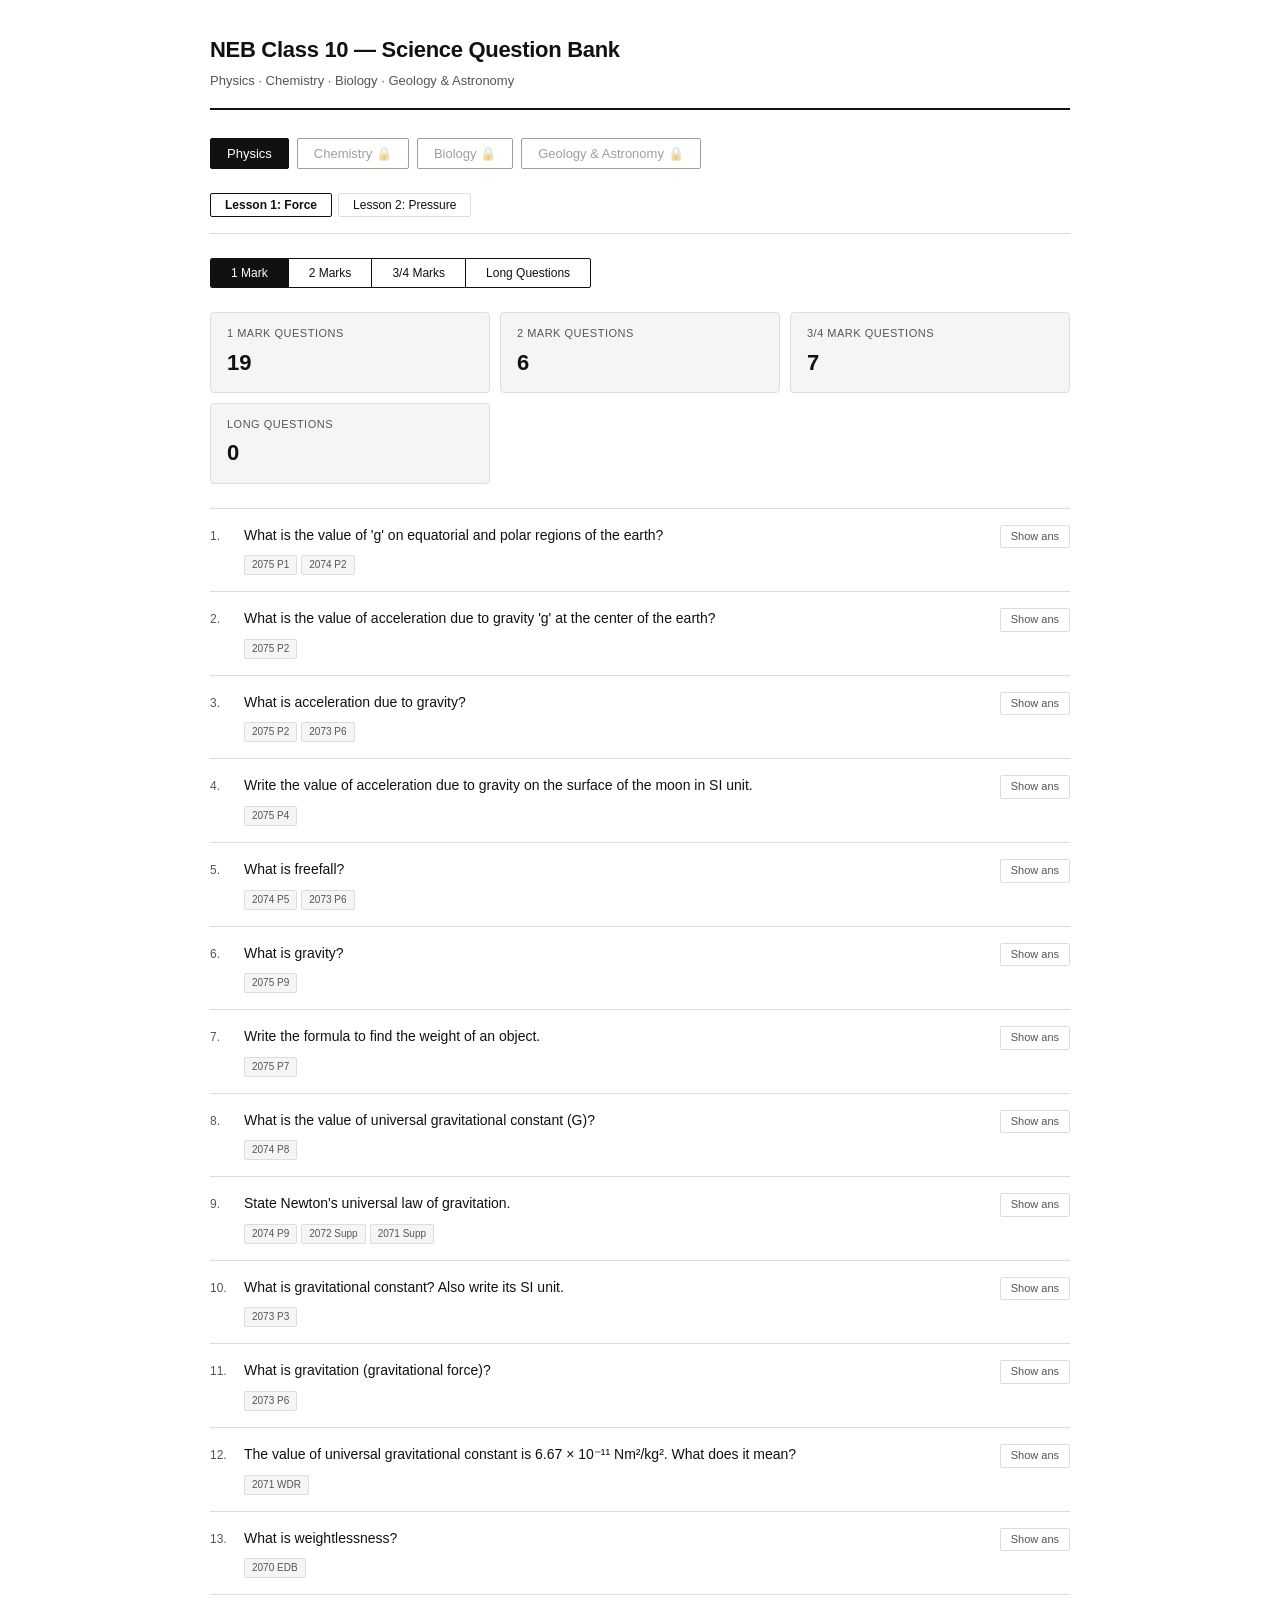
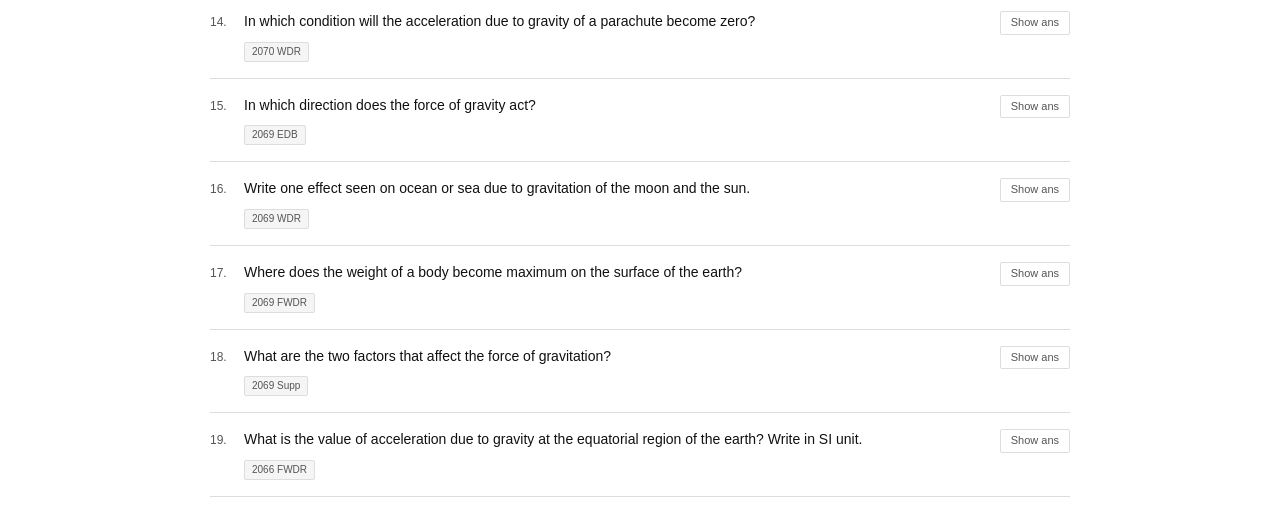
<file: index.html>
<!DOCTYPE html>
<html lang="en">
<head>
  <meta charset="UTF-8" />
  <meta name="viewport" content="width=device-width, initial-scale=1.0"/>
  <title>NEB Class 10 — Science Question Bank</title>
  <link rel="stylesheet" href="style.css" />
</head>
<body>
  <div class="container">
    <div class="header">
      <h1>NEB Class 10 — Science Question Bank</h1>
      <p>Physics · Chemistry · Biology · Geology & Astronomy</p>
    </div>
    <div class="units-nav" id="unitsNav"></div>
    <div id="lessonsNav"></div>
    <div id="marksTabsWrap"></div>
    <div id="content"></div>
  </div>
  <script src="data.js"></script>
  <script src="app.js"></script>
</body>
</html>
</file>
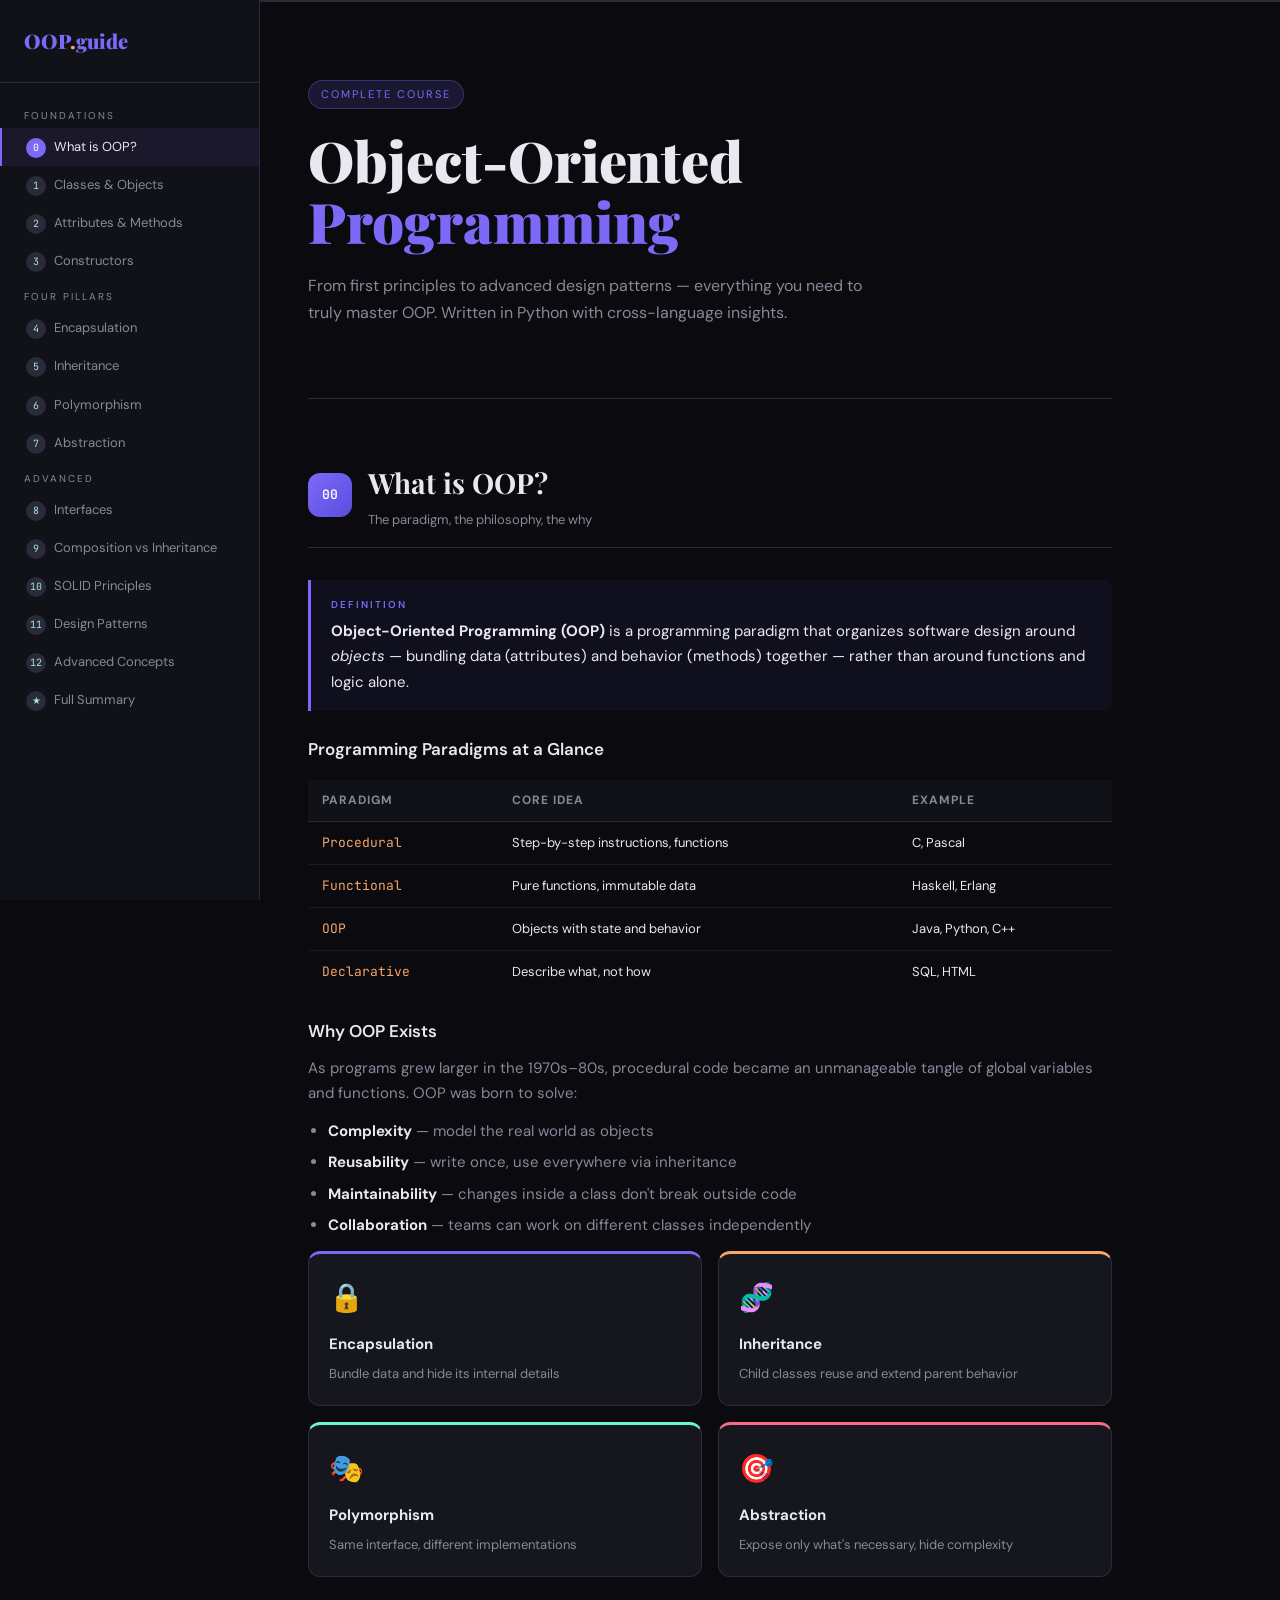
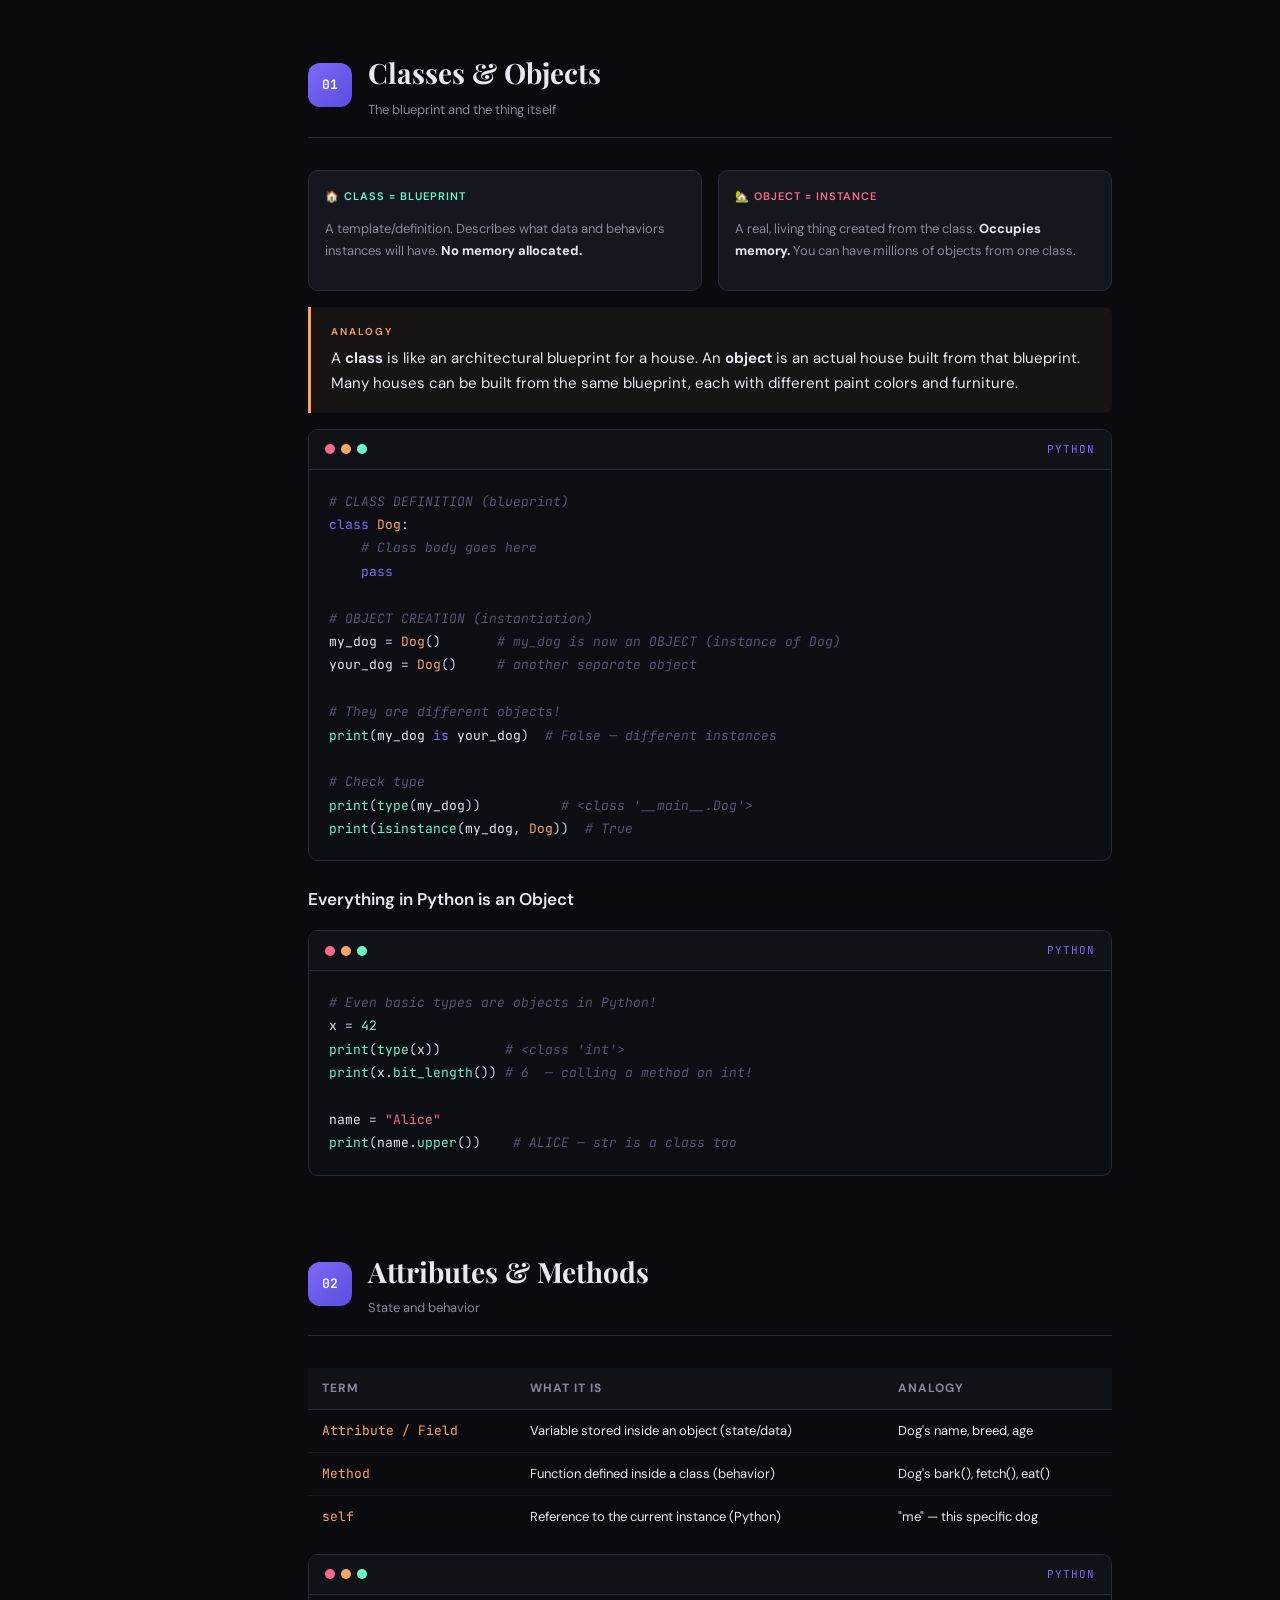
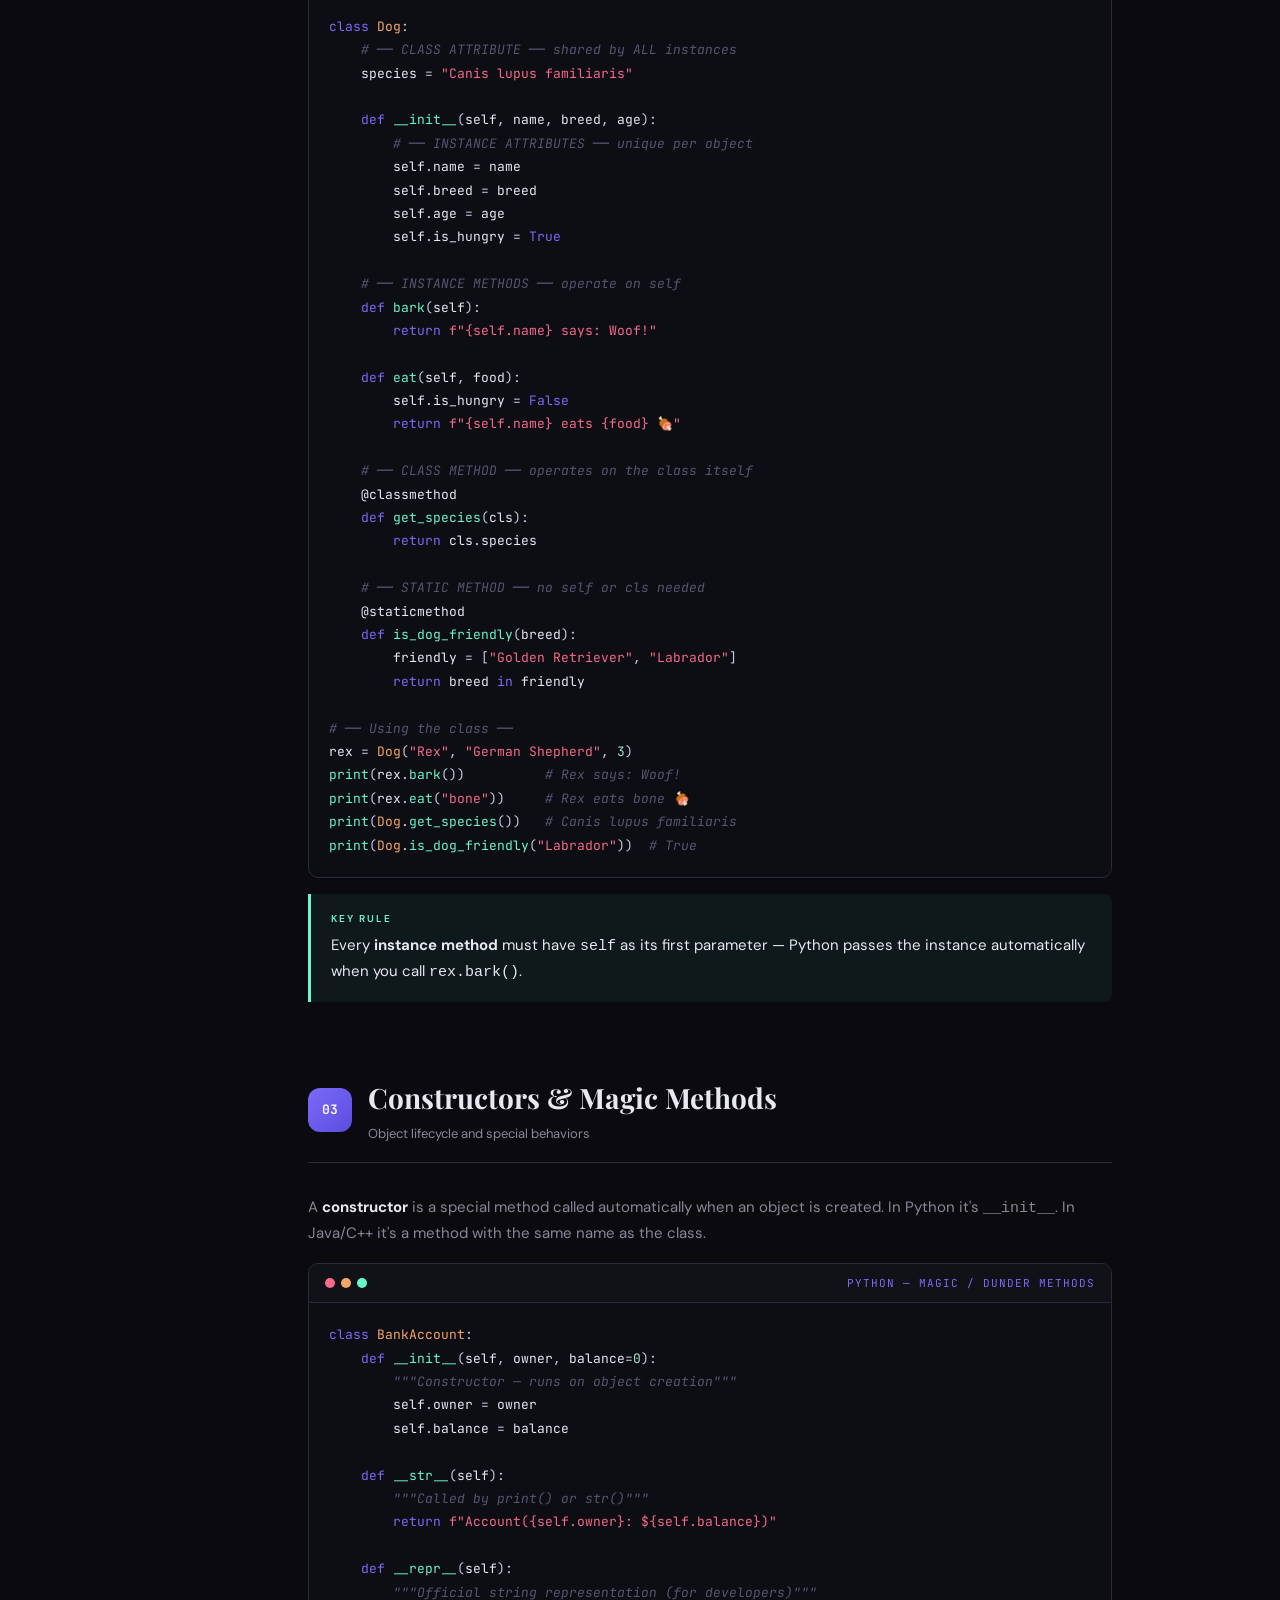
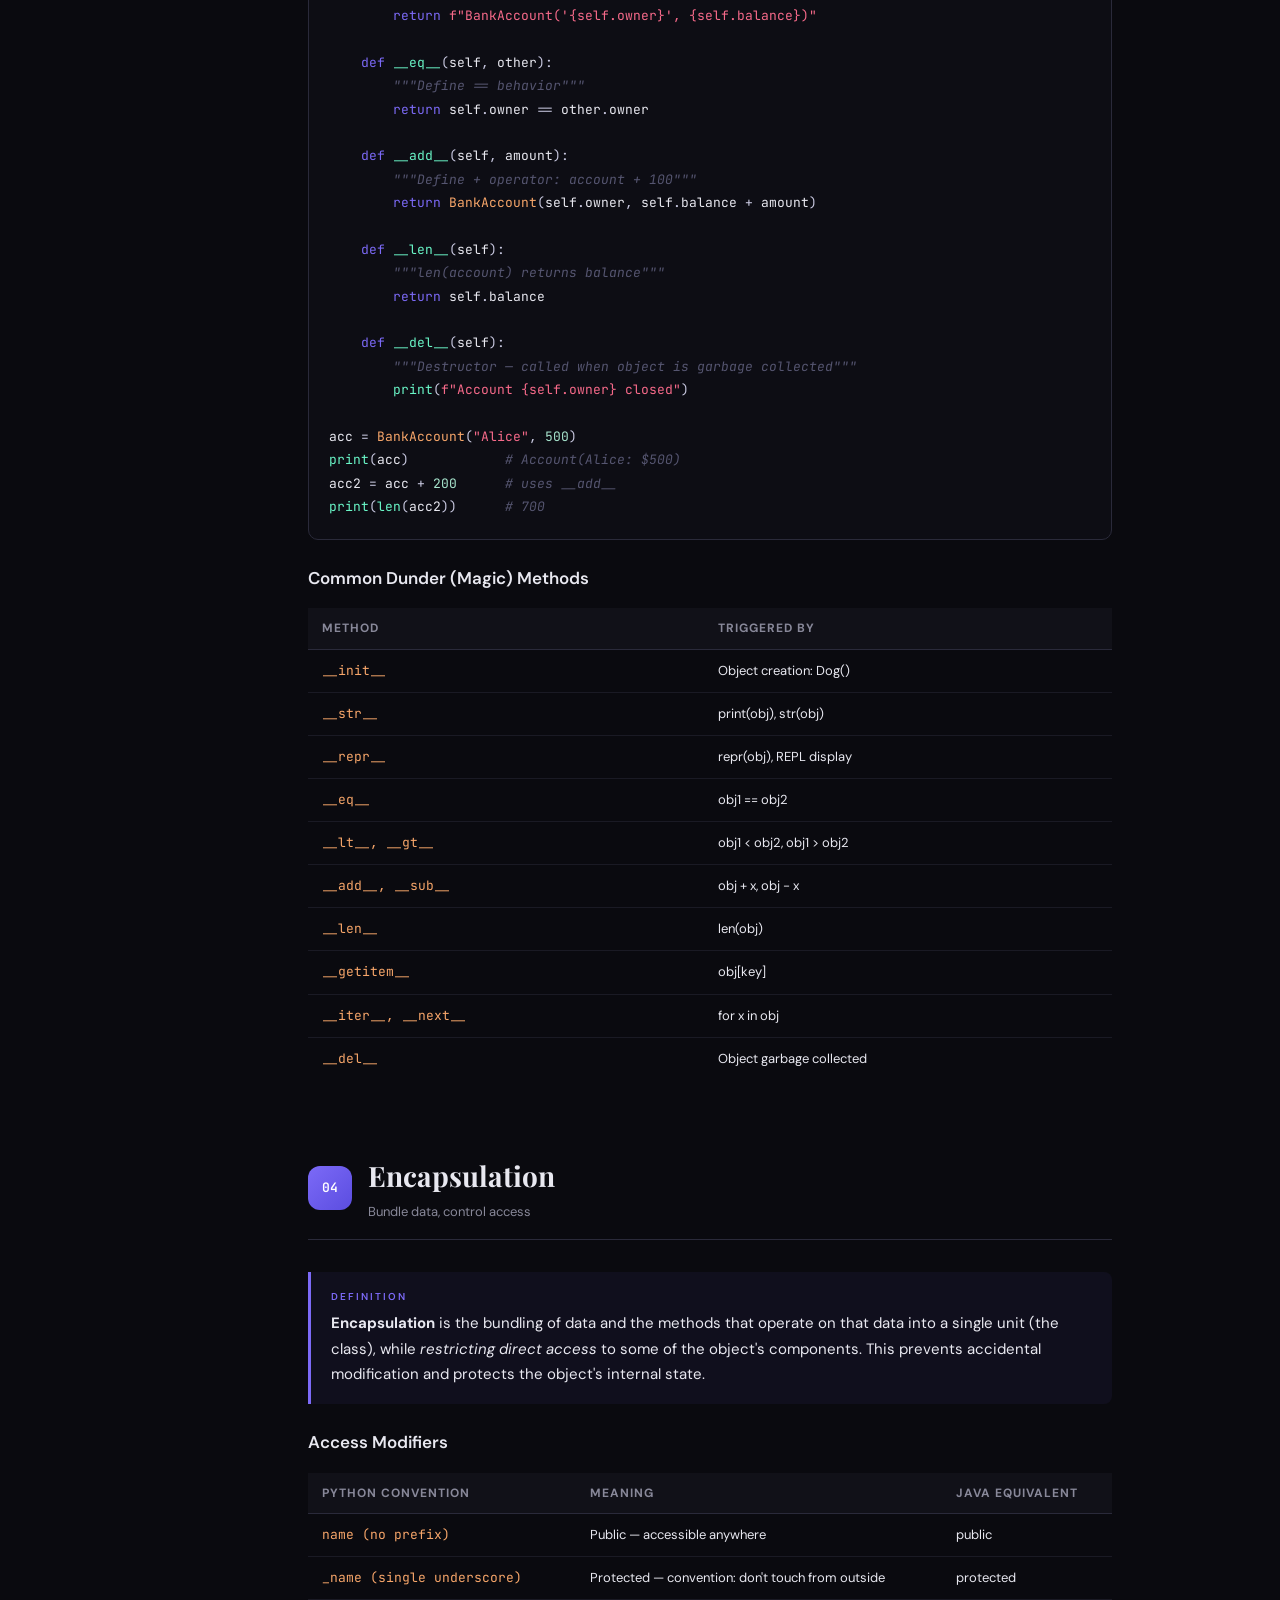
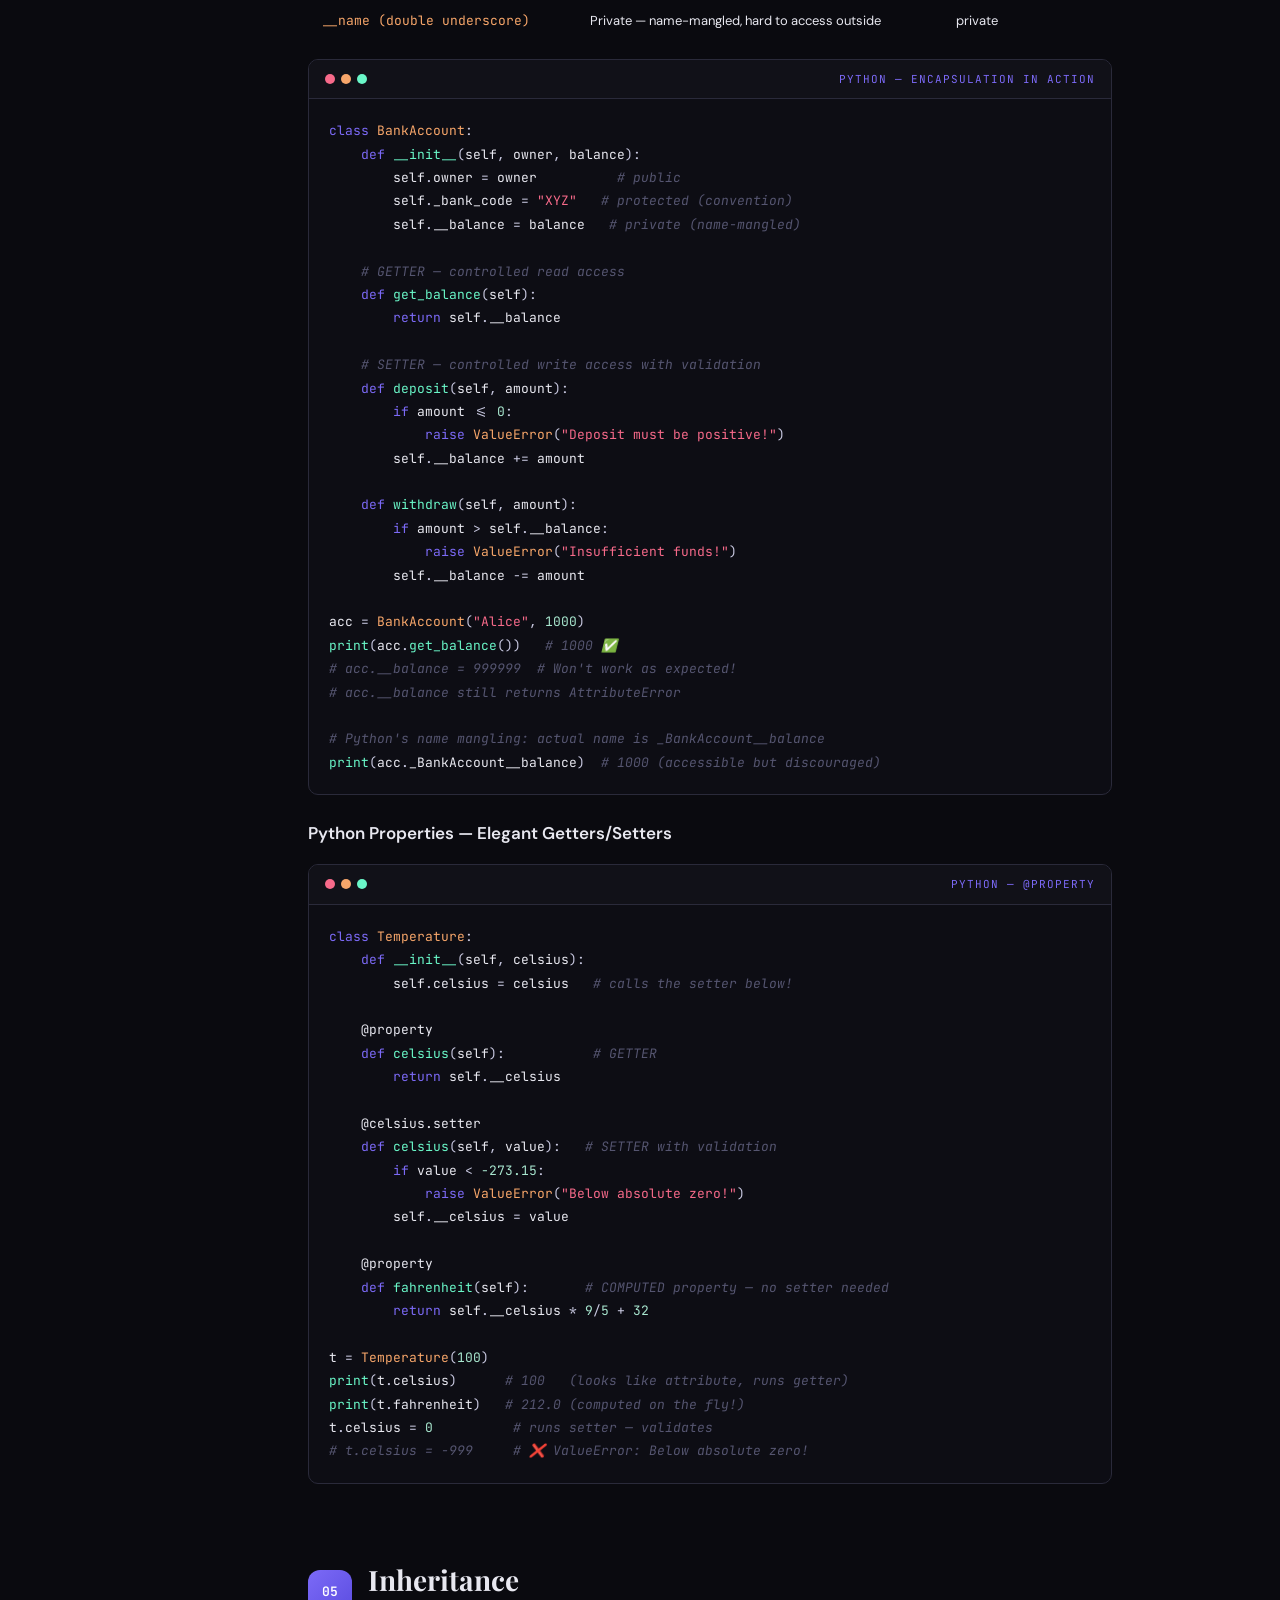
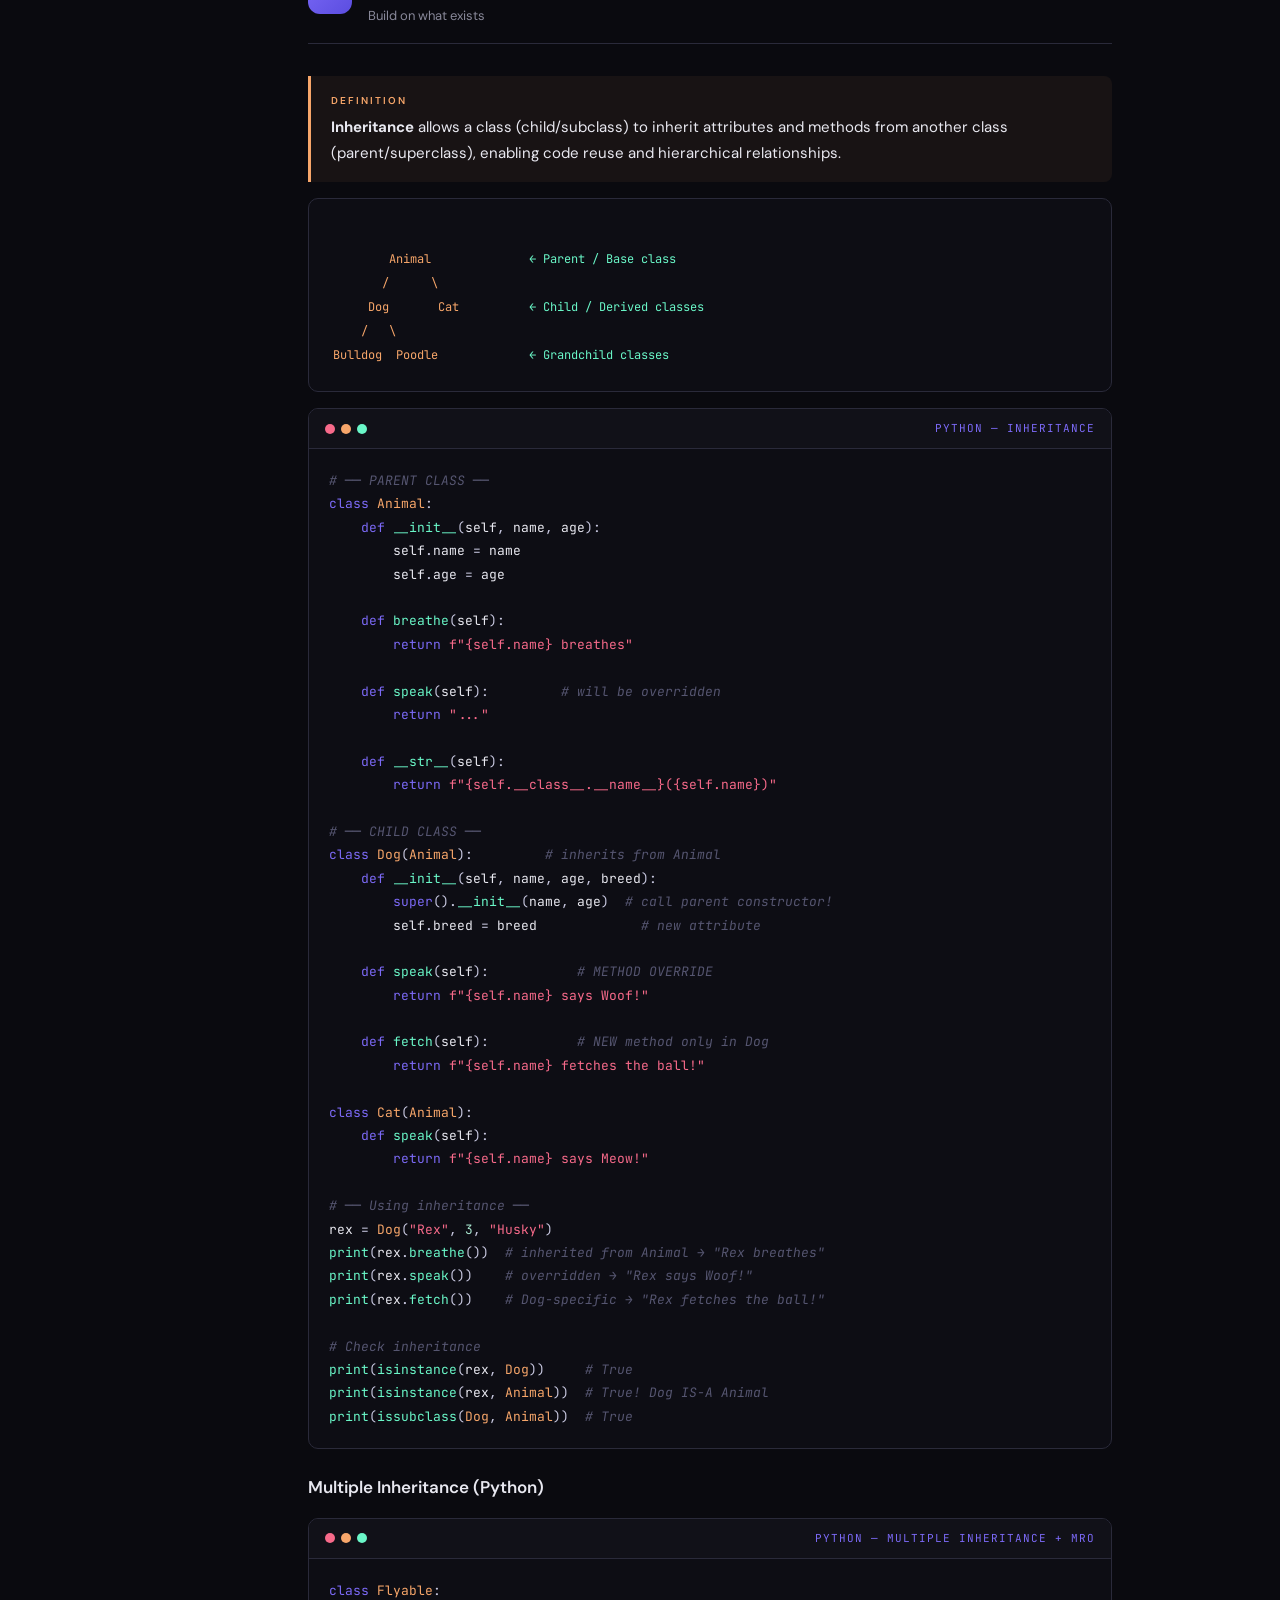
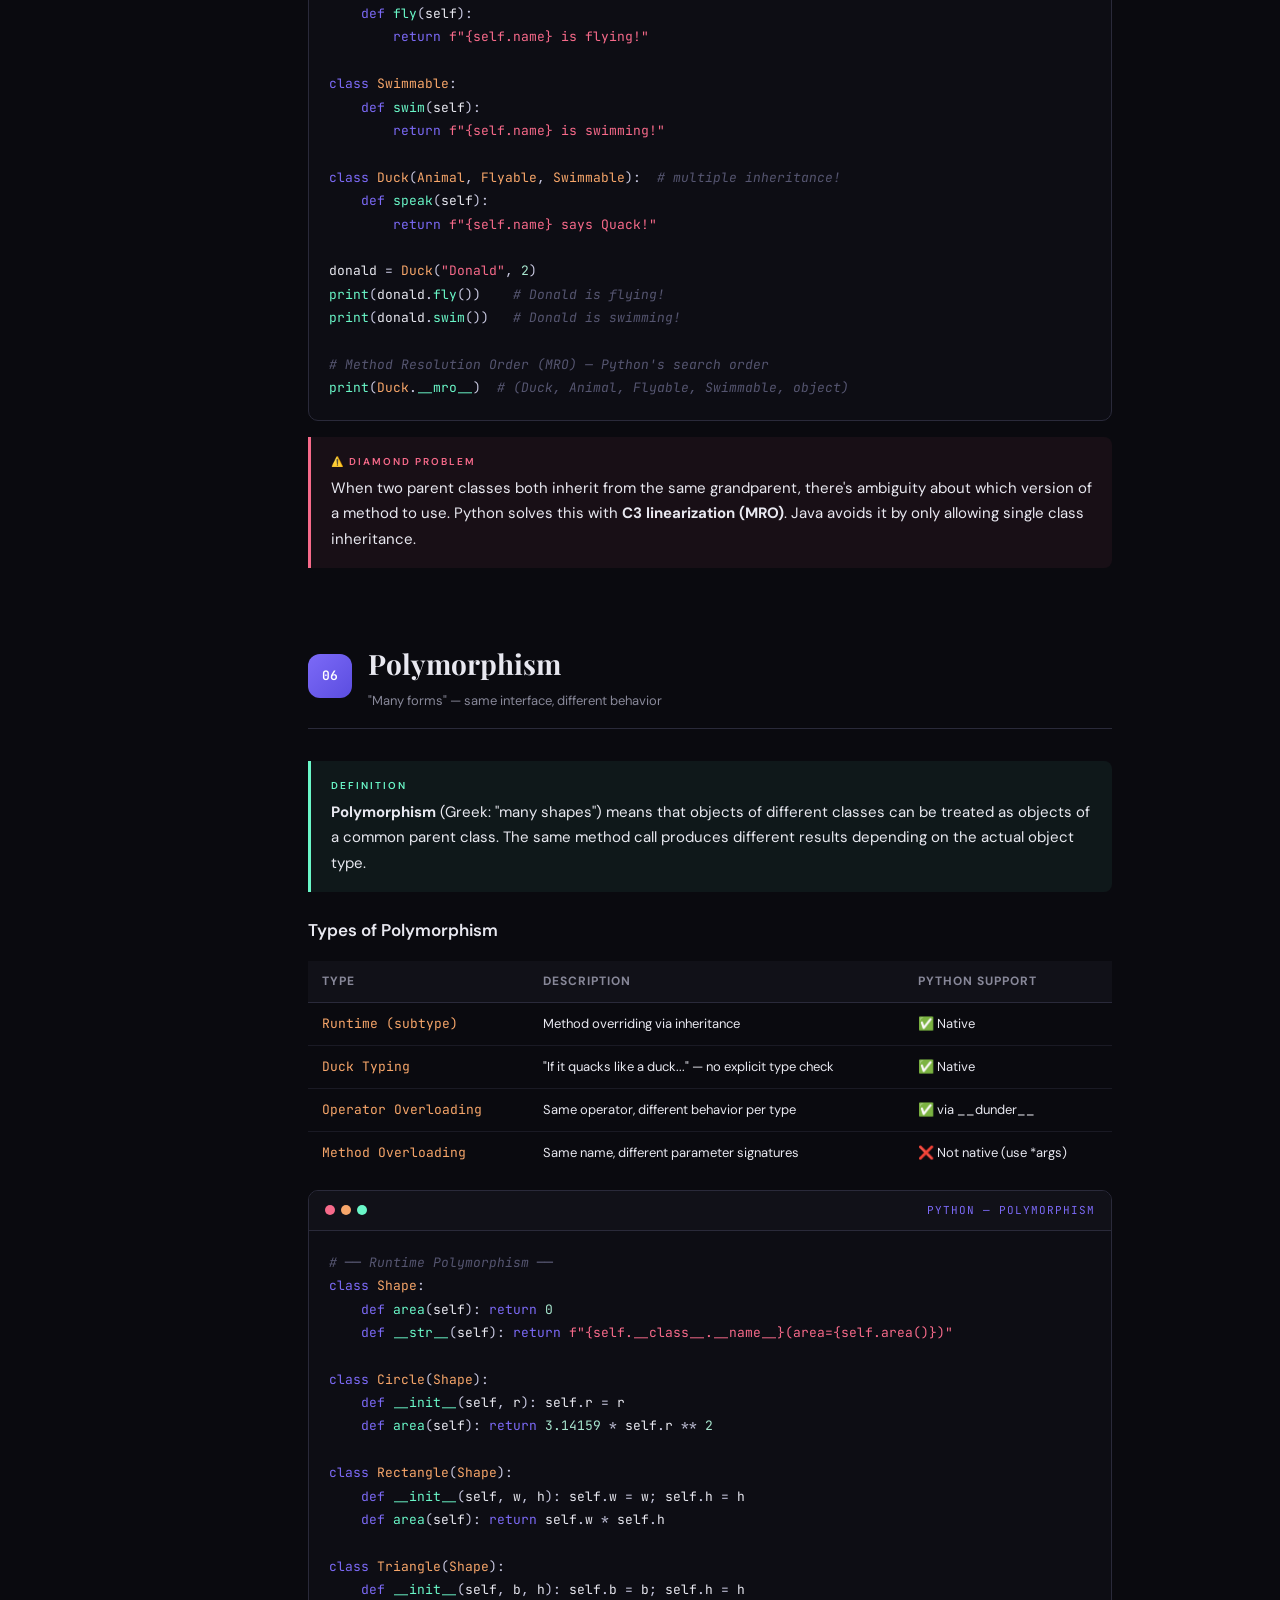
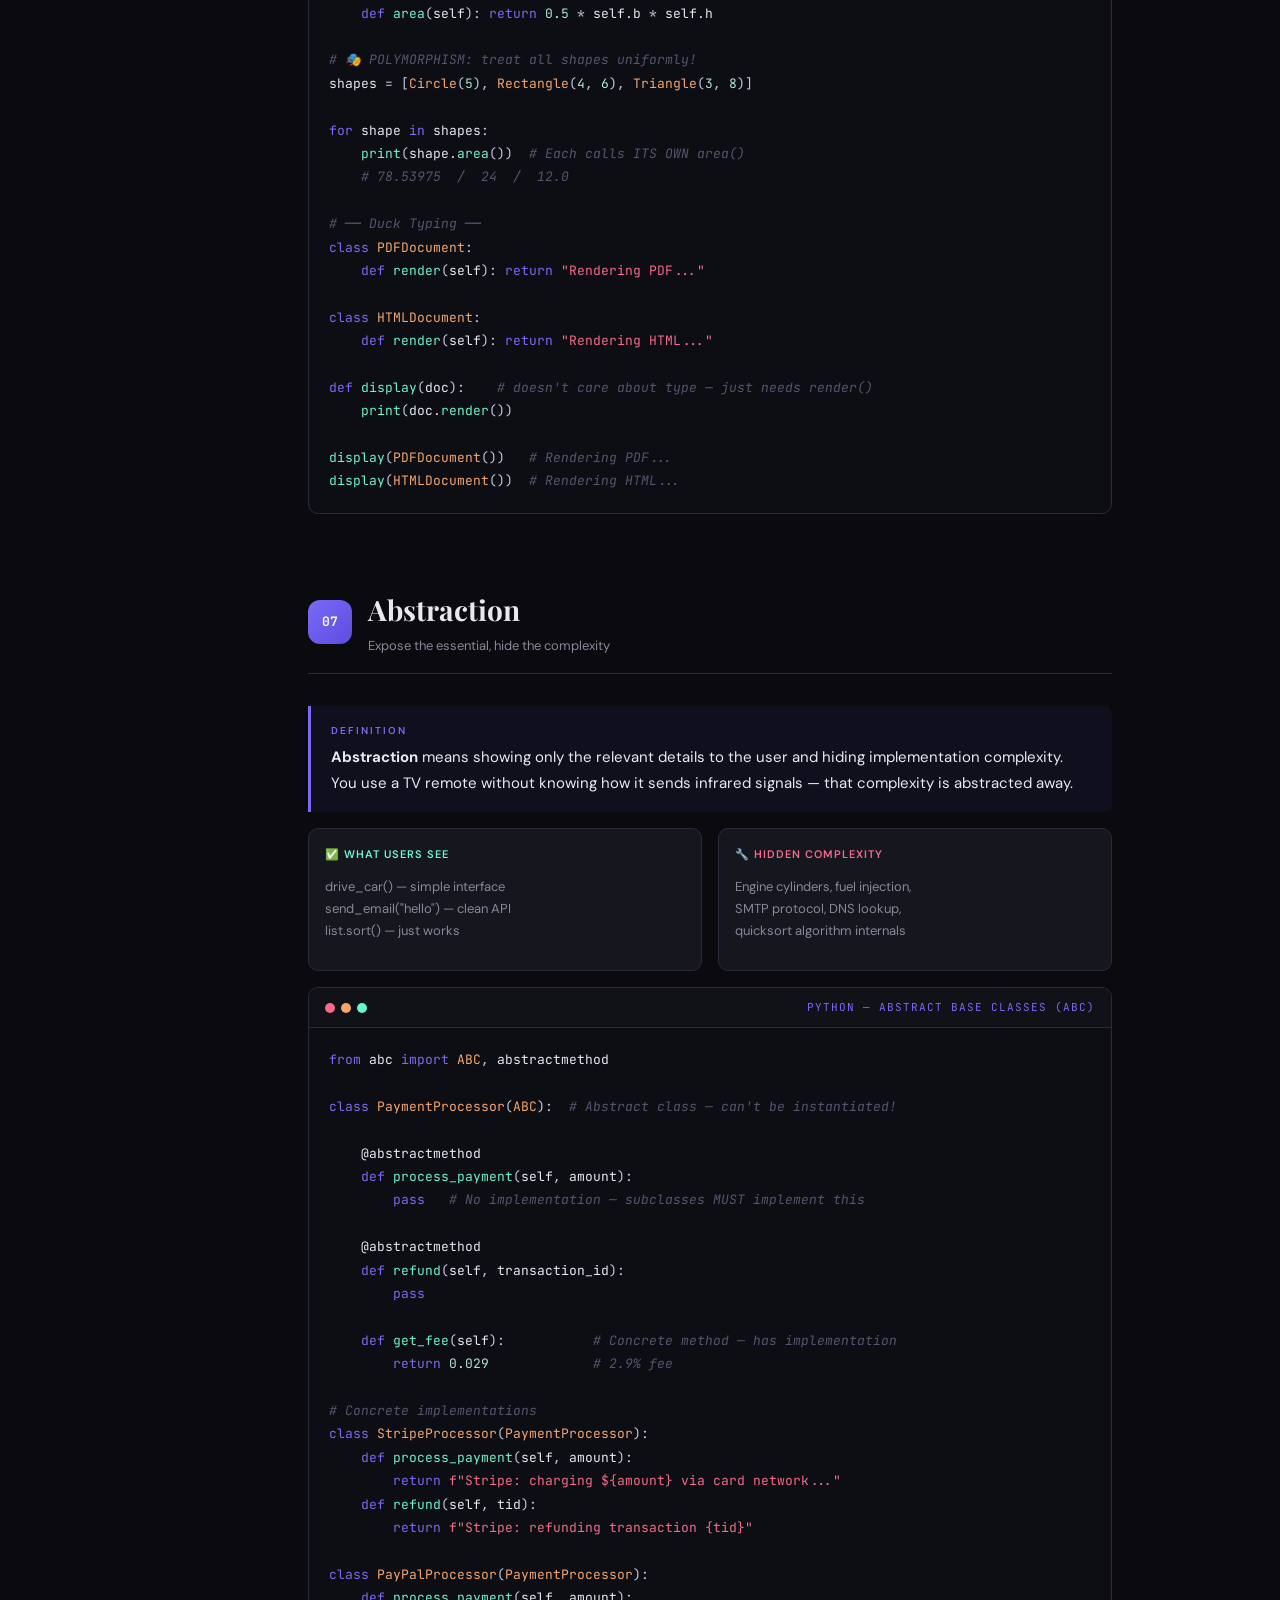
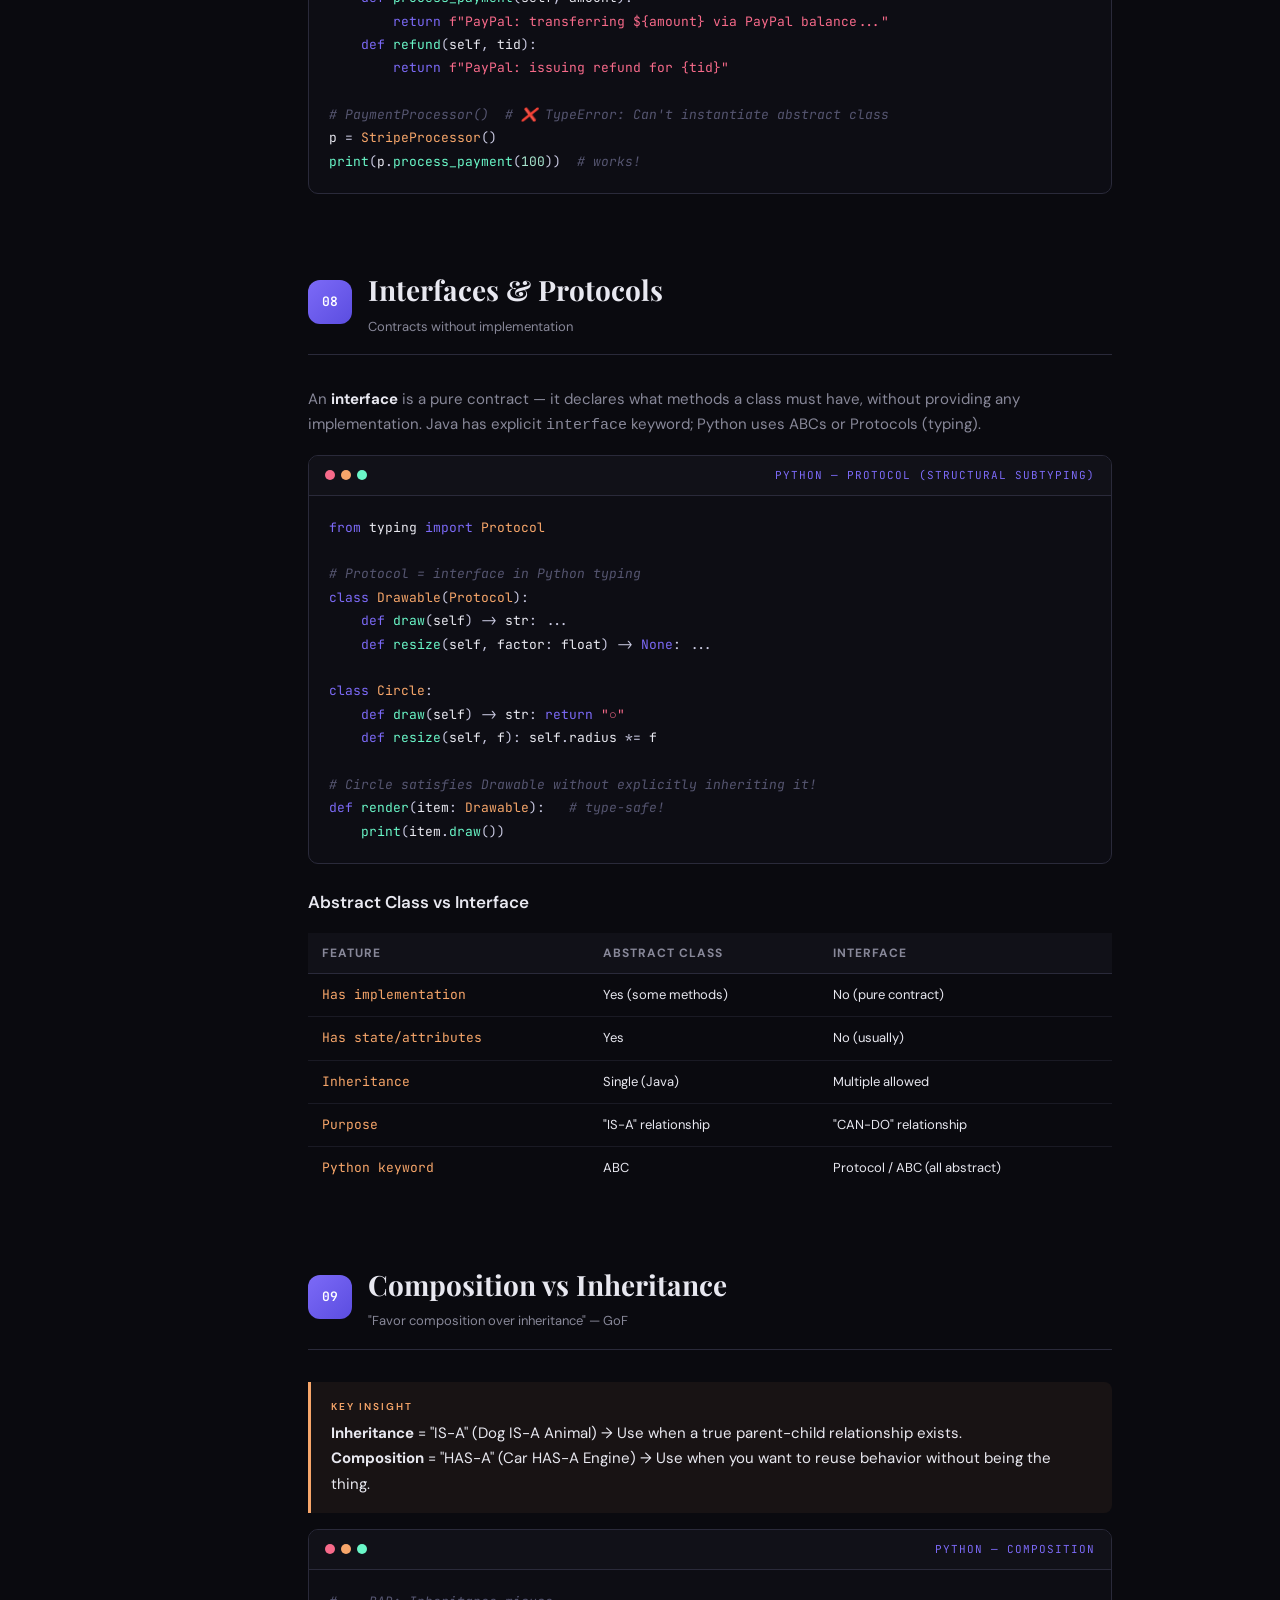
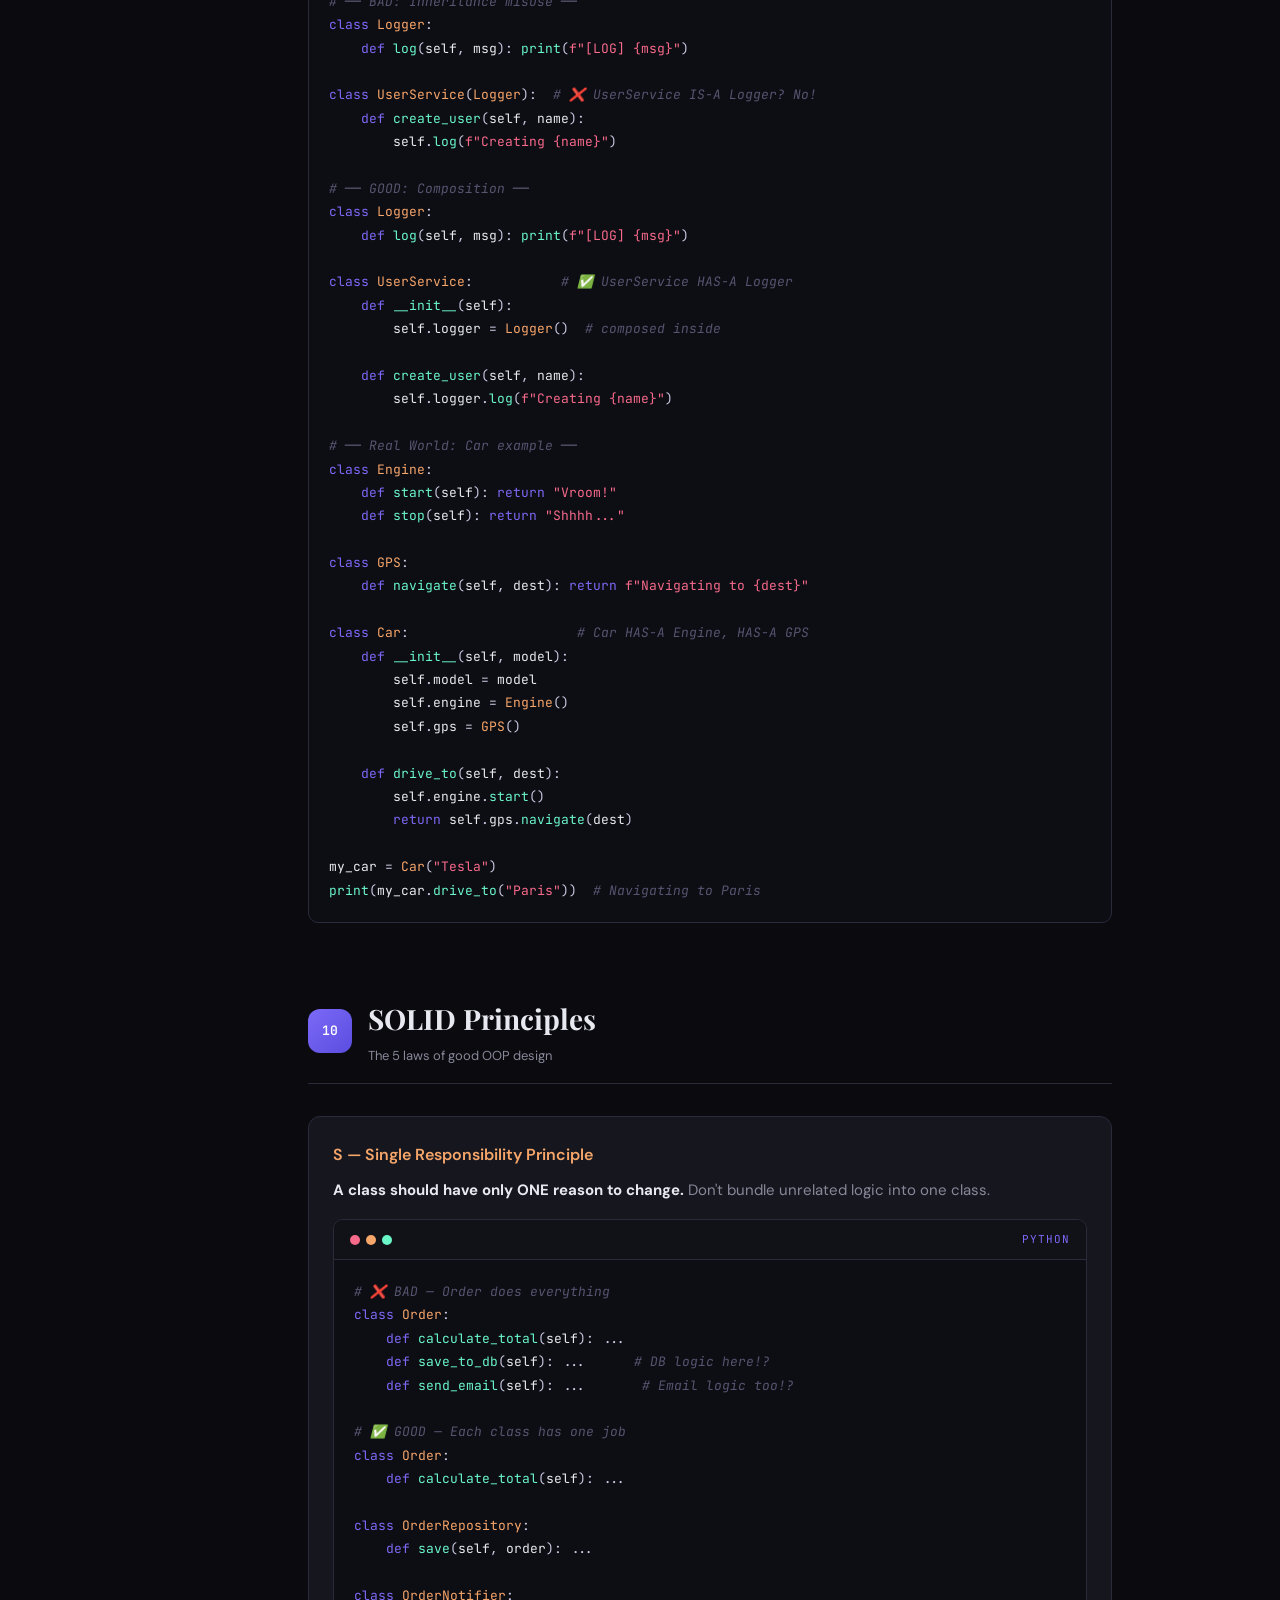
<file: OOP.html>
<!DOCTYPE html>
<html lang="en">
<head>
<meta charset="UTF-8">
<meta name="viewport" content="width=device-width, initial-scale=1.0">
<title>OOP Mastery Guide</title>
<link href="https://fonts.googleapis.com/css2?family=Playfair+Display:wght@400;700;900&family=JetBrains+Mono:wght@300;400;600&family=DM+Sans:wght@300;400;500&display=swap" rel="stylesheet">
<style>
  :root {
    --bg: #0a0a0f;
    --surface: #111118;
    --card: #16161f;
    --border: #2a2a3a;
    --accent: #7c6af7;
    --accent2: #f7a66a;
    --accent3: #6af7c8;
    --accent4: #f76a8a;
    --text: #e8e8f0;
    --muted: #888899;
    --code-bg: #0d0d14;
  }
  * { box-sizing: border-box; margin: 0; padding: 0; }
  html { scroll-behavior: smooth; }
  body {
    background: var(--bg);
    color: var(--text);
    font-family: 'DM Sans', sans-serif;
    line-height: 1.7;
    font-size: 15px;
  }

  /* SIDEBAR */
  .sidebar {
    position: fixed; left: 0; top: 0; bottom: 0;
    width: 260px; background: var(--surface);
    border-right: 1px solid var(--border);
    overflow-y: auto; z-index: 100;
    padding: 24px 0;
  }
  .sidebar-logo {
    padding: 0 24px 24px;
    font-family: 'Playfair Display', serif;
    font-size: 20px; font-weight: 900;
    color: var(--accent);
    border-bottom: 1px solid var(--border);
    margin-bottom: 16px;
  }
  .sidebar-logo span { color: var(--accent2); }
  .nav-section { padding: 8px 24px 4px; font-size: 10px; letter-spacing: 2px; color: var(--muted); text-transform: uppercase; }
  .nav-item {
    display: block; padding: 8px 24px;
    color: var(--muted); text-decoration: none;
    font-size: 13px; font-family: 'DM Sans', sans-serif;
    transition: all 0.2s; cursor: pointer;
    border-left: 2px solid transparent;
  }
  .nav-item:hover, .nav-item.active {
    color: var(--text); background: rgba(124,106,247,0.08);
    border-left-color: var(--accent);
  }
  .nav-item .num {
    display: inline-block; width: 20px; height: 20px;
    background: var(--border); border-radius: 50%;
    font-size: 10px; text-align: center; line-height: 20px;
    margin-right: 8px; font-family: 'JetBrains Mono', monospace;
  }
  .nav-item.active .num { background: var(--accent); color: white; }

  /* MAIN */
  .main { margin-left: 260px; padding: 0 48px 80px; max-width: 900px; }

  /* HERO */
  .hero {
    padding: 80px 0 60px;
    border-bottom: 1px solid var(--border);
    margin-bottom: 60px;
  }
  .hero-tag {
    display: inline-block; padding: 4px 12px;
    background: rgba(124,106,247,0.15); border: 1px solid rgba(124,106,247,0.3);
    border-radius: 20px; font-size: 11px; letter-spacing: 2px;
    color: var(--accent); text-transform: uppercase; margin-bottom: 20px;
  }
  .hero h1 {
    font-family: 'Playfair Display', serif;
    font-size: 56px; font-weight: 900; line-height: 1.1;
    margin-bottom: 20px;
  }
  .hero h1 span { color: var(--accent); }
  .hero p { color: var(--muted); font-size: 16px; max-width: 560px; }

  /* SECTIONS */
  .section { margin-bottom: 72px; }
  .section-header {
    display: flex; align-items: center; gap: 16px;
    margin-bottom: 32px; padding-bottom: 16px;
    border-bottom: 1px solid var(--border);
  }
  .section-num {
    width: 44px; height: 44px; border-radius: 12px;
    background: linear-gradient(135deg, var(--accent), #5b4de0);
    display: flex; align-items: center; justify-content: center;
    font-family: 'JetBrains Mono', monospace;
    font-size: 13px; font-weight: 600; color: white;
    flex-shrink: 0;
  }
  .section-title {
    font-family: 'Playfair Display', serif;
    font-size: 28px; font-weight: 700;
  }
  .section-subtitle { color: var(--muted); font-size: 13px; margin-top: 2px; }

  /* CARDS */
  .card {
    background: var(--card); border: 1px solid var(--border);
    border-radius: 12px; padding: 24px; margin-bottom: 20px;
  }
  .card-title {
    font-weight: 600; font-size: 16px; margin-bottom: 10px;
    color: var(--accent2); font-family: 'DM Sans', sans-serif;
  }
  .card p { color: var(--muted); margin-bottom: 8px; }
  .card p:last-child { margin-bottom: 0; }

  /* CONCEPT PILLS */
  .pillars {
    display: grid; grid-template-columns: repeat(2, 1fr);
    gap: 16px; margin-bottom: 32px;
  }
  .pillar {
    background: var(--card); border: 1px solid var(--border);
    border-radius: 12px; padding: 20px;
    border-top: 3px solid var(--accent);
    transition: transform 0.2s;
  }
  .pillar:hover { transform: translateY(-2px); }
  .pillar:nth-child(2) { border-top-color: var(--accent2); }
  .pillar:nth-child(3) { border-top-color: var(--accent3); }
  .pillar:nth-child(4) { border-top-color: var(--accent4); }
  .pillar-icon { font-size: 28px; margin-bottom: 10px; }
  .pillar-name { font-weight: 700; font-size: 15px; margin-bottom: 6px; }
  .pillar-desc { color: var(--muted); font-size: 13px; }

  /* CODE BLOCKS */
  .code-block {
    background: var(--code-bg); border: 1px solid var(--border);
    border-radius: 10px; overflow: hidden; margin: 16px 0;
  }
  .code-header {
    background: var(--surface); padding: 10px 16px;
    display: flex; align-items: center; justify-content: space-between;
    border-bottom: 1px solid var(--border);
  }
  .code-lang {
    font-family: 'JetBrains Mono', monospace;
    font-size: 11px; color: var(--accent); letter-spacing: 1px;
    text-transform: uppercase;
  }
  .code-dots { display: flex; gap: 6px; }
  .dot { width: 10px; height: 10px; border-radius: 50%; }
  .dot-r { background: #f76a8a; }
  .dot-y { background: var(--accent2); }
  .dot-g { background: var(--accent3); }
  pre {
    padding: 20px; overflow-x: auto;
    font-family: 'JetBrains Mono', monospace;
    font-size: 13px; line-height: 1.8; color: #c8c8e0;
  }
  .k { color: #7c6af7; } /* keywords */
  .cn { color: #f7a66a; } /* class names */
  .fn { color: #6af7c8; } /* function names */
  .s { color: #f76a8a; } /* strings */
  .c { color: #555570; font-style: italic; } /* comments */
  .n { color: #e8e8f0; } /* normal */
  .num { color: #a8e6cf; } /* numbers */

  /* DEFINITION BOXES */
  .def-box {
    border-left: 3px solid var(--accent);
    background: rgba(124,106,247,0.06);
    padding: 16px 20px; border-radius: 0 8px 8px 0;
    margin: 16px 0;
  }
  .def-box.orange { border-left-color: var(--accent2); background: rgba(247,166,106,0.06); }
  .def-box.green { border-left-color: var(--accent3); background: rgba(106,247,200,0.06); }
  .def-box.red { border-left-color: var(--accent4); background: rgba(247,106,138,0.06); }
  .def-label {
    font-size: 10px; letter-spacing: 2px; text-transform: uppercase;
    color: var(--accent); font-weight: 600; margin-bottom: 6px;
  }
  .def-box.orange .def-label { color: var(--accent2); }
  .def-box.green .def-label { color: var(--accent3); }
  .def-box.red .def-label { color: var(--accent4); }

  /* TABLE */
  table { width: 100%; border-collapse: collapse; margin: 16px 0; }
  th {
    background: var(--surface); padding: 10px 14px;
    text-align: left; font-size: 12px; letter-spacing: 1px;
    text-transform: uppercase; color: var(--muted);
    border-bottom: 1px solid var(--border);
  }
  td {
    padding: 10px 14px; border-bottom: 1px solid rgba(42,42,58,0.5);
    font-size: 13px; vertical-align: top;
  }
  tr:last-child td { border-bottom: none; }
  td:first-child { font-family: 'JetBrains Mono', monospace; color: var(--accent2); }

  /* COMPARISON */
  .compare { display: grid; grid-template-columns: 1fr 1fr; gap: 16px; margin: 16px 0; }
  .compare-box { background: var(--card); border: 1px solid var(--border); border-radius: 10px; padding: 16px; }
  .compare-label { font-size: 11px; letter-spacing: 1px; text-transform: uppercase; margin-bottom: 12px; font-weight: 600; }
  .compare-box.good .compare-label { color: var(--accent3); }
  .compare-box.bad .compare-label { color: var(--accent4); }

  /* DIAGRAM */
  .diagram {
    background: var(--code-bg); border: 1px solid var(--border);
    border-radius: 10px; padding: 24px;
    font-family: 'JetBrains Mono', monospace;
    font-size: 12px; line-height: 2; color: var(--muted);
    margin: 16px 0; white-space: pre;
  }
  .diagram .box { color: var(--accent2); }
  .diagram .arrow { color: var(--accent); }
  .diagram .label { color: var(--accent3); }

  /* PROGRESS INDICATOR */
  .progress-bar {
    position: fixed; top: 0; left: 260px; right: 0;
    height: 2px; background: var(--border); z-index: 200;
  }
  .progress-fill {
    height: 100%; background: linear-gradient(90deg, var(--accent), var(--accent2));
    width: 0%; transition: width 0.1s;
  }

  /* HIGHLIGHT */
  .highlight { color: var(--accent); font-weight: 600; }
  .highlight2 { color: var(--accent2); font-weight: 600; }
  .highlight3 { color: var(--accent3); font-weight: 600; }

  h3 { font-family: 'DM Sans', sans-serif; font-weight: 600; font-size: 17px; margin: 24px 0 10px; color: var(--text); }
  h4 { font-weight: 600; font-size: 14px; margin: 16px 0 8px; color: var(--accent3); }
  p { margin-bottom: 12px; color: var(--muted); }
  ul { padding-left: 20px; color: var(--muted); margin-bottom: 12px; }
  li { margin-bottom: 6px; }
  strong { color: var(--text); }

  /* SCROLLBAR */
  ::-webkit-scrollbar { width: 6px; }
  ::-webkit-scrollbar-track { background: transparent; }
  ::-webkit-scrollbar-thumb { background: var(--border); border-radius: 3px; }

  @media (max-width: 900px) {
    .sidebar { display: none; }
    .main { margin-left: 0; padding: 20px; }
    .progress-bar { left: 0; }
    .pillars { grid-template-columns: 1fr; }
    .compare { grid-template-columns: 1fr; }
  }
</style>
</head>
<body>

<div class="progress-bar"><div class="progress-fill" id="progress"></div></div>

<!-- SIDEBAR -->
<nav class="sidebar">
  <div class="sidebar-logo">OOP<span>.</span>guide</div>
  <div class="nav-section">Foundations</div>
  <a class="nav-item" href="#intro"><span class="num">0</span>What is OOP?</a>
  <a class="nav-item" href="#class-object"><span class="num">1</span>Classes & Objects</a>
  <a class="nav-item" href="#attributes"><span class="num">2</span>Attributes & Methods</a>
  <a class="nav-item" href="#constructor"><span class="num">3</span>Constructors</a>
  <div class="nav-section">Four Pillars</div>
  <a class="nav-item" href="#encapsulation"><span class="num">4</span>Encapsulation</a>
  <a class="nav-item" href="#inheritance"><span class="num">5</span>Inheritance</a>
  <a class="nav-item" href="#polymorphism"><span class="num">6</span>Polymorphism</a>
  <a class="nav-item" href="#abstraction"><span class="num">7</span>Abstraction</a>
  <div class="nav-section">Advanced</div>
  <a class="nav-item" href="#interfaces"><span class="num">8</span>Interfaces</a>
  <a class="nav-item" href="#composition"><span class="num">9</span>Composition vs Inheritance</a>
  <a class="nav-item" href="#solid"><span class="num">10</span>SOLID Principles</a>
  <a class="nav-item" href="#design-patterns"><span class="num">11</span>Design Patterns</a>
  <a class="nav-item" href="#advanced-oop"><span class="num">12</span>Advanced Concepts</a>
  <a class="nav-item" href="#summary"><span class="num">★</span>Full Summary</a>
</nav>

<!-- MAIN CONTENT -->
<main class="main">

  <!-- HERO -->
  <div class="hero">
    <div class="hero-tag">Complete Course</div>
    <h1>Object-Oriented<br><span>Programming</span></h1>
    <p>From first principles to advanced design patterns — everything you need to truly master OOP. Written in Python with cross-language insights.</p>
  </div>

  <!-- 0. INTRO -->
  <section class="section" id="intro">
    <div class="section-header">
      <div class="section-num">00</div>
      <div>
        <div class="section-title">What is OOP?</div>
        <div class="section-subtitle">The paradigm, the philosophy, the why</div>
      </div>
    </div>

    <div class="def-box">
      <div class="def-label">Definition</div>
      <strong>Object-Oriented Programming (OOP)</strong> is a programming paradigm that organizes software design around <em>objects</em> — bundling data (attributes) and behavior (methods) together — rather than around functions and logic alone.
    </div>

    <h3>Programming Paradigms at a Glance</h3>
    <table>
      <tr><th>Paradigm</th><th>Core Idea</th><th>Example</th></tr>
      <tr><td>Procedural</td><td>Step-by-step instructions, functions</td><td>C, Pascal</td></tr>
      <tr><td>Functional</td><td>Pure functions, immutable data</td><td>Haskell, Erlang</td></tr>
      <tr><td>OOP</td><td>Objects with state and behavior</td><td>Java, Python, C++</td></tr>
      <tr><td>Declarative</td><td>Describe what, not how</td><td>SQL, HTML</td></tr>
    </table>

    <h3>Why OOP Exists</h3>
    <p>As programs grew larger in the 1970s–80s, procedural code became an unmanageable tangle of global variables and functions. OOP was born to solve:</p>
    <ul>
      <li><strong>Complexity</strong> — model the real world as objects</li>
      <li><strong>Reusability</strong> — write once, use everywhere via inheritance</li>
      <li><strong>Maintainability</strong> — changes inside a class don't break outside code</li>
      <li><strong>Collaboration</strong> — teams can work on different classes independently</li>
    </ul>

    <div class="pillars">
      <div class="pillar">
        <div class="pillar-icon">🔒</div>
        <div class="pillar-name">Encapsulation</div>
        <div class="pillar-desc">Bundle data and hide its internal details</div>
      </div>
      <div class="pillar">
        <div class="pillar-icon">🧬</div>
        <div class="pillar-name">Inheritance</div>
        <div class="pillar-desc">Child classes reuse and extend parent behavior</div>
      </div>
      <div class="pillar">
        <div class="pillar-icon">🎭</div>
        <div class="pillar-name">Polymorphism</div>
        <div class="pillar-desc">Same interface, different implementations</div>
      </div>
      <div class="pillar">
        <div class="pillar-icon">🎯</div>
        <div class="pillar-name">Abstraction</div>
        <div class="pillar-desc">Expose only what's necessary, hide complexity</div>
      </div>
    </div>
  </section>

  <!-- 1. CLASS & OBJECT -->
  <section class="section" id="class-object">
    <div class="section-header">
      <div class="section-num">01</div>
      <div>
        <div class="section-title">Classes & Objects</div>
        <div class="section-subtitle">The blueprint and the thing itself</div>
      </div>
    </div>

    <div class="compare">
      <div class="compare-box good">
        <div class="compare-label">🏠 Class = Blueprint</div>
        <p style="font-size:13px;">A template/definition. Describes what data and behaviors instances will have. <strong>No memory allocated.</strong></p>
      </div>
      <div class="compare-box bad">
        <div class="compare-label">🏡 Object = Instance</div>
        <p style="font-size:13px;">A real, living thing created from the class. <strong>Occupies memory.</strong> You can have millions of objects from one class.</p>
      </div>
    </div>

    <div class="def-box orange">
      <div class="def-label">Analogy</div>
      A <strong>class</strong> is like an architectural blueprint for a house. An <strong>object</strong> is an actual house built from that blueprint. Many houses can be built from the same blueprint, each with different paint colors and furniture.
    </div>

    <div class="code-block">
      <div class="code-header">
        <div class="code-dots"><div class="dot dot-r"></div><div class="dot dot-y"></div><div class="dot dot-g"></div></div>
        <div class="code-lang">Python</div>
      </div>
      <pre><span class="c"># CLASS DEFINITION (blueprint)</span>
<span class="k">class</span> <span class="cn">Dog</span>:
    <span class="c"># Class body goes here</span>
    <span class="k">pass</span>

<span class="c"># OBJECT CREATION (instantiation)</span>
<span class="n">my_dog</span> = <span class="cn">Dog</span>()       <span class="c"># my_dog is now an OBJECT (instance of Dog)</span>
<span class="n">your_dog</span> = <span class="cn">Dog</span>()     <span class="c"># another separate object</span>

<span class="c"># They are different objects!</span>
<span class="fn">print</span>(<span class="n">my_dog</span> <span class="k">is</span> <span class="n">your_dog</span>)  <span class="c"># False — different instances</span>

<span class="c"># Check type</span>
<span class="fn">print</span>(<span class="fn">type</span>(<span class="n">my_dog</span>))          <span class="c"># &lt;class '__main__.Dog'&gt;</span>
<span class="fn">print</span>(<span class="fn">isinstance</span>(<span class="n">my_dog</span>, <span class="cn">Dog</span>))  <span class="c"># True</span></pre>
    </div>

    <h3>Everything in Python is an Object</h3>
    <div class="code-block">
      <div class="code-header"><div class="code-dots"><div class="dot dot-r"></div><div class="dot dot-y"></div><div class="dot dot-g"></div></div><div class="code-lang">Python</div></div>
      <pre><span class="c"># Even basic types are objects in Python!</span>
<span class="n">x</span> = <span class="num">42</span>
<span class="fn">print</span>(<span class="fn">type</span>(<span class="n">x</span>))        <span class="c"># &lt;class 'int'&gt;</span>
<span class="fn">print</span>(<span class="n">x</span>.<span class="fn">bit_length</span>()) <span class="c"># 6  — calling a method on int!</span>

<span class="n">name</span> = <span class="s">"Alice"</span>
<span class="fn">print</span>(<span class="n">name</span>.<span class="fn">upper</span>())    <span class="c"># ALICE — str is a class too</span></pre>
    </div>
  </section>

  <!-- 2. ATTRIBUTES & METHODS -->
  <section class="section" id="attributes">
    <div class="section-header">
      <div class="section-num">02</div>
      <div>
        <div class="section-title">Attributes & Methods</div>
        <div class="section-subtitle">State and behavior</div>
      </div>
    </div>

    <table>
      <tr><th>Term</th><th>What It Is</th><th>Analogy</th></tr>
      <tr><td>Attribute / Field</td><td>Variable stored inside an object (state/data)</td><td>Dog's name, breed, age</td></tr>
      <tr><td>Method</td><td>Function defined inside a class (behavior)</td><td>Dog's bark(), fetch(), eat()</td></tr>
      <tr><td>self</td><td>Reference to the current instance (Python)</td><td>"me" — this specific dog</td></tr>
    </table>

    <div class="code-block">
      <div class="code-header"><div class="code-dots"><div class="dot dot-r"></div><div class="dot dot-y"></div><div class="dot dot-g"></div></div><div class="code-lang">Python</div></div>
      <pre><span class="k">class</span> <span class="cn">Dog</span>:
    <span class="c"># ── CLASS ATTRIBUTE ── shared by ALL instances</span>
    <span class="n">species</span> = <span class="s">"Canis lupus familiaris"</span>

    <span class="k">def</span> <span class="fn">__init__</span>(<span class="n">self</span>, <span class="n">name</span>, <span class="n">breed</span>, <span class="n">age</span>):
        <span class="c"># ── INSTANCE ATTRIBUTES ── unique per object</span>
        <span class="n">self</span>.<span class="n">name</span> = <span class="n">name</span>
        <span class="n">self</span>.<span class="n">breed</span> = <span class="n">breed</span>
        <span class="n">self</span>.<span class="n">age</span> = <span class="n">age</span>
        <span class="n">self</span>.<span class="n">is_hungry</span> = <span class="k">True</span>

    <span class="c"># ── INSTANCE METHODS ── operate on self</span>
    <span class="k">def</span> <span class="fn">bark</span>(<span class="n">self</span>):
        <span class="k">return</span> <span class="s">f"{self.name} says: Woof!"</span>

    <span class="k">def</span> <span class="fn">eat</span>(<span class="n">self</span>, <span class="n">food</span>):
        <span class="n">self</span>.<span class="n">is_hungry</span> = <span class="k">False</span>
        <span class="k">return</span> <span class="s">f"{self.name} eats {food} 🍖"</span>

    <span class="c"># ── CLASS METHOD ── operates on the class itself</span>
    <span class="n">@classmethod</span>
    <span class="k">def</span> <span class="fn">get_species</span>(<span class="n">cls</span>):
        <span class="k">return</span> <span class="n">cls</span>.<span class="n">species</span>

    <span class="c"># ── STATIC METHOD ── no self or cls needed</span>
    <span class="n">@staticmethod</span>
    <span class="k">def</span> <span class="fn">is_dog_friendly</span>(<span class="n">breed</span>):
        <span class="n">friendly</span> = [<span class="s">"Golden Retriever"</span>, <span class="s">"Labrador"</span>]
        <span class="k">return</span> <span class="n">breed</span> <span class="k">in</span> <span class="n">friendly</span>

<span class="c"># ── Using the class ──</span>
<span class="n">rex</span> = <span class="cn">Dog</span>(<span class="s">"Rex"</span>, <span class="s">"German Shepherd"</span>, <span class="num">3</span>)
<span class="fn">print</span>(<span class="n">rex</span>.<span class="fn">bark</span>())          <span class="c"># Rex says: Woof!</span>
<span class="fn">print</span>(<span class="n">rex</span>.<span class="fn">eat</span>(<span class="s">"bone"</span>))     <span class="c"># Rex eats bone 🍖</span>
<span class="fn">print</span>(<span class="cn">Dog</span>.<span class="fn">get_species</span>())   <span class="c"># Canis lupus familiaris</span>
<span class="fn">print</span>(<span class="cn">Dog</span>.<span class="fn">is_dog_friendly</span>(<span class="s">"Labrador"</span>))  <span class="c"># True</span></pre>
    </div>

    <div class="def-box green">
      <div class="def-label">Key Rule</div>
      Every <strong>instance method</strong> must have <code>self</code> as its first parameter — Python passes the instance automatically when you call <code>rex.bark()</code>.
    </div>
  </section>

  <!-- 3. CONSTRUCTORS -->
  <section class="section" id="constructor">
    <div class="section-header">
      <div class="section-num">03</div>
      <div>
        <div class="section-title">Constructors & Magic Methods</div>
        <div class="section-subtitle">Object lifecycle and special behaviors</div>
      </div>
    </div>

    <p>A <strong>constructor</strong> is a special method called automatically when an object is created. In Python it's <code>__init__</code>. In Java/C++ it's a method with the same name as the class.</p>

    <div class="code-block">
      <div class="code-header"><div class="code-dots"><div class="dot dot-r"></div><div class="dot dot-y"></div><div class="dot dot-g"></div></div><div class="code-lang">Python — Magic / Dunder Methods</div></div>
      <pre><span class="k">class</span> <span class="cn">BankAccount</span>:
    <span class="k">def</span> <span class="fn">__init__</span>(<span class="n">self</span>, <span class="n">owner</span>, <span class="n">balance</span>=<span class="num">0</span>):
        <span class="c">"""Constructor — runs on object creation"""</span>
        <span class="n">self</span>.<span class="n">owner</span> = <span class="n">owner</span>
        <span class="n">self</span>.<span class="n">balance</span> = <span class="n">balance</span>

    <span class="k">def</span> <span class="fn">__str__</span>(<span class="n">self</span>):
        <span class="c">"""Called by print() or str()"""</span>
        <span class="k">return</span> <span class="s">f"Account({self.owner}: ${self.balance})"</span>

    <span class="k">def</span> <span class="fn">__repr__</span>(<span class="n">self</span>):
        <span class="c">"""Official string representation (for developers)"""</span>
        <span class="k">return</span> <span class="s">f"BankAccount('{self.owner}', {self.balance})"</span>

    <span class="k">def</span> <span class="fn">__eq__</span>(<span class="n">self</span>, <span class="n">other</span>):
        <span class="c">"""Define == behavior"""</span>
        <span class="k">return</span> <span class="n">self</span>.<span class="n">owner</span> == <span class="n">other</span>.<span class="n">owner</span>

    <span class="k">def</span> <span class="fn">__add__</span>(<span class="n">self</span>, <span class="n">amount</span>):
        <span class="c">"""Define + operator: account + 100"""</span>
        <span class="k">return</span> <span class="cn">BankAccount</span>(<span class="n">self</span>.<span class="n">owner</span>, <span class="n">self</span>.<span class="n">balance</span> + <span class="n">amount</span>)

    <span class="k">def</span> <span class="fn">__len__</span>(<span class="n">self</span>):
        <span class="c">"""len(account) returns balance"""</span>
        <span class="k">return</span> <span class="n">self</span>.<span class="n">balance</span>

    <span class="k">def</span> <span class="fn">__del__</span>(<span class="n">self</span>):
        <span class="c">"""Destructor — called when object is garbage collected"""</span>
        <span class="fn">print</span>(<span class="s">f"Account {self.owner} closed"</span>)

<span class="n">acc</span> = <span class="cn">BankAccount</span>(<span class="s">"Alice"</span>, <span class="num">500</span>)
<span class="fn">print</span>(<span class="n">acc</span>)            <span class="c"># Account(Alice: $500)</span>
<span class="n">acc2</span> = <span class="n">acc</span> + <span class="num">200</span>      <span class="c"># uses __add__</span>
<span class="fn">print</span>(<span class="fn">len</span>(<span class="n">acc2</span>))      <span class="c"># 700</span></pre>
    </div>

    <h3>Common Dunder (Magic) Methods</h3>
    <table>
      <tr><th>Method</th><th>Triggered By</th></tr>
      <tr><td>__init__</td><td>Object creation: Dog()</td></tr>
      <tr><td>__str__</td><td>print(obj), str(obj)</td></tr>
      <tr><td>__repr__</td><td>repr(obj), REPL display</td></tr>
      <tr><td>__eq__</td><td>obj1 == obj2</td></tr>
      <tr><td>__lt__, __gt__</td><td>obj1 < obj2, obj1 > obj2</td></tr>
      <tr><td>__add__, __sub__</td><td>obj + x, obj - x</td></tr>
      <tr><td>__len__</td><td>len(obj)</td></tr>
      <tr><td>__getitem__</td><td>obj[key]</td></tr>
      <tr><td>__iter__, __next__</td><td>for x in obj</td></tr>
      <tr><td>__del__</td><td>Object garbage collected</td></tr>
    </table>
  </section>

  <!-- 4. ENCAPSULATION -->
  <section class="section" id="encapsulation">
    <div class="section-header">
      <div class="section-num">04</div>
      <div>
        <div class="section-title">Encapsulation</div>
        <div class="section-subtitle">Bundle data, control access</div>
      </div>
    </div>

    <div class="def-box">
      <div class="def-label">Definition</div>
      <strong>Encapsulation</strong> is the bundling of data and the methods that operate on that data into a single unit (the class), while <em>restricting direct access</em> to some of the object's components. This prevents accidental modification and protects the object's internal state.
    </div>

    <h3>Access Modifiers</h3>
    <table>
      <tr><th>Python Convention</th><th>Meaning</th><th>Java Equivalent</th></tr>
      <tr><td>name (no prefix)</td><td>Public — accessible anywhere</td><td>public</td></tr>
      <tr><td>_name (single underscore)</td><td>Protected — convention: don't touch from outside</td><td>protected</td></tr>
      <tr><td>__name (double underscore)</td><td>Private — name-mangled, hard to access outside</td><td>private</td></tr>
    </table>

    <div class="code-block">
      <div class="code-header"><div class="code-dots"><div class="dot dot-r"></div><div class="dot dot-y"></div><div class="dot dot-g"></div></div><div class="code-lang">Python — Encapsulation in Action</div></div>
      <pre><span class="k">class</span> <span class="cn">BankAccount</span>:
    <span class="k">def</span> <span class="fn">__init__</span>(<span class="n">self</span>, <span class="n">owner</span>, <span class="n">balance</span>):
        <span class="n">self</span>.<span class="n">owner</span> = <span class="n">owner</span>          <span class="c"># public</span>
        <span class="n">self</span>.<span class="n">_bank_code</span> = <span class="s">"XYZ"</span>   <span class="c"># protected (convention)</span>
        <span class="n">self</span>.<span class="n">__balance</span> = <span class="n">balance</span>   <span class="c"># private (name-mangled)</span>

    <span class="c"># GETTER — controlled read access</span>
    <span class="k">def</span> <span class="fn">get_balance</span>(<span class="n">self</span>):
        <span class="k">return</span> <span class="n">self</span>.<span class="n">__balance</span>

    <span class="c"># SETTER — controlled write access with validation</span>
    <span class="k">def</span> <span class="fn">deposit</span>(<span class="n">self</span>, <span class="n">amount</span>):
        <span class="k">if</span> <span class="n">amount</span> &lt;= <span class="num">0</span>:
            <span class="k">raise</span> <span class="cn">ValueError</span>(<span class="s">"Deposit must be positive!"</span>)
        <span class="n">self</span>.<span class="n">__balance</span> += <span class="n">amount</span>

    <span class="k">def</span> <span class="fn">withdraw</span>(<span class="n">self</span>, <span class="n">amount</span>):
        <span class="k">if</span> <span class="n">amount</span> &gt; <span class="n">self</span>.<span class="n">__balance</span>:
            <span class="k">raise</span> <span class="cn">ValueError</span>(<span class="s">"Insufficient funds!"</span>)
        <span class="n">self</span>.<span class="n">__balance</span> -= <span class="n">amount</span>

<span class="n">acc</span> = <span class="cn">BankAccount</span>(<span class="s">"Alice"</span>, <span class="num">1000</span>)
<span class="fn">print</span>(<span class="n">acc</span>.<span class="fn">get_balance</span>())   <span class="c"># 1000 ✅</span>
<span class="c"># acc.__balance = 999999  # Won't work as expected!</span>
<span class="c"># acc.__balance still returns AttributeError</span>

<span class="c"># Python's name mangling: actual name is _BankAccount__balance</span>
<span class="fn">print</span>(<span class="n">acc</span>.<span class="n">_BankAccount__balance</span>)  <span class="c"># 1000 (accessible but discouraged)</span></pre>
    </div>

    <h3>Python Properties — Elegant Getters/Setters</h3>
    <div class="code-block">
      <div class="code-header"><div class="code-dots"><div class="dot dot-r"></div><div class="dot dot-y"></div><div class="dot dot-g"></div></div><div class="code-lang">Python — @property</div></div>
      <pre><span class="k">class</span> <span class="cn">Temperature</span>:
    <span class="k">def</span> <span class="fn">__init__</span>(<span class="n">self</span>, <span class="n">celsius</span>):
        <span class="n">self</span>.<span class="n">celsius</span> = <span class="n">celsius</span>   <span class="c"># calls the setter below!</span>

    <span class="n">@property</span>
    <span class="k">def</span> <span class="fn">celsius</span>(<span class="n">self</span>):           <span class="c"># GETTER</span>
        <span class="k">return</span> <span class="n">self</span>.<span class="n">__celsius</span>

    <span class="n">@celsius.setter</span>
    <span class="k">def</span> <span class="fn">celsius</span>(<span class="n">self</span>, <span class="n">value</span>):   <span class="c"># SETTER with validation</span>
        <span class="k">if</span> <span class="n">value</span> &lt; <span class="num">-273.15</span>:
            <span class="k">raise</span> <span class="cn">ValueError</span>(<span class="s">"Below absolute zero!"</span>)
        <span class="n">self</span>.<span class="n">__celsius</span> = <span class="n">value</span>

    <span class="n">@property</span>
    <span class="k">def</span> <span class="fn">fahrenheit</span>(<span class="n">self</span>):       <span class="c"># COMPUTED property — no setter needed</span>
        <span class="k">return</span> <span class="n">self</span>.<span class="n">__celsius</span> * <span class="num">9</span>/<span class="num">5</span> + <span class="num">32</span>

<span class="n">t</span> = <span class="cn">Temperature</span>(<span class="num">100</span>)
<span class="fn">print</span>(<span class="n">t</span>.<span class="n">celsius</span>)      <span class="c"># 100   (looks like attribute, runs getter)</span>
<span class="fn">print</span>(<span class="n">t</span>.<span class="n">fahrenheit</span>)   <span class="c"># 212.0 (computed on the fly!)</span>
<span class="n">t</span>.<span class="n">celsius</span> = <span class="num">0</span>          <span class="c"># runs setter — validates</span>
<span class="c"># t.celsius = -999     # ❌ ValueError: Below absolute zero!</span></pre>
    </div>
  </section>

  <!-- 5. INHERITANCE -->
  <section class="section" id="inheritance">
    <div class="section-header">
      <div class="section-num">05</div>
      <div>
        <div class="section-title">Inheritance</div>
        <div class="section-subtitle">Build on what exists</div>
      </div>
    </div>

    <div class="def-box orange">
      <div class="def-label">Definition</div>
      <strong>Inheritance</strong> allows a class (child/subclass) to inherit attributes and methods from another class (parent/superclass), enabling code reuse and hierarchical relationships.
    </div>

    <div class="diagram">
<span class="box">        Animal          </span>    <span class="label">← Parent / Base class</span>
<span class="box">       /      \         </span>
<span class="box">     Dog       Cat      </span>    <span class="label">← Child / Derived classes</span>
<span class="box">    /   \               </span>
<span class="box">Bulldog  Poodle         </span>    <span class="label">← Grandchild classes</span></div>

    <div class="code-block">
      <div class="code-header"><div class="code-dots"><div class="dot dot-r"></div><div class="dot dot-y"></div><div class="dot dot-g"></div></div><div class="code-lang">Python — Inheritance</div></div>
      <pre><span class="c"># ── PARENT CLASS ──</span>
<span class="k">class</span> <span class="cn">Animal</span>:
    <span class="k">def</span> <span class="fn">__init__</span>(<span class="n">self</span>, <span class="n">name</span>, <span class="n">age</span>):
        <span class="n">self</span>.<span class="n">name</span> = <span class="n">name</span>
        <span class="n">self</span>.<span class="n">age</span> = <span class="n">age</span>

    <span class="k">def</span> <span class="fn">breathe</span>(<span class="n">self</span>):
        <span class="k">return</span> <span class="s">f"{self.name} breathes"</span>

    <span class="k">def</span> <span class="fn">speak</span>(<span class="n">self</span>):         <span class="c"># will be overridden</span>
        <span class="k">return</span> <span class="s">"..."</span>

    <span class="k">def</span> <span class="fn">__str__</span>(<span class="n">self</span>):
        <span class="k">return</span> <span class="s">f"{self.__class__.__name__}({self.name})"</span>

<span class="c"># ── CHILD CLASS ──</span>
<span class="k">class</span> <span class="cn">Dog</span>(<span class="cn">Animal</span>):         <span class="c"># inherits from Animal</span>
    <span class="k">def</span> <span class="fn">__init__</span>(<span class="n">self</span>, <span class="n">name</span>, <span class="n">age</span>, <span class="n">breed</span>):
        <span class="k">super</span>().<span class="fn">__init__</span>(<span class="n">name</span>, <span class="n">age</span>)  <span class="c"># call parent constructor!</span>
        <span class="n">self</span>.<span class="n">breed</span> = <span class="n">breed</span>             <span class="c"># new attribute</span>

    <span class="k">def</span> <span class="fn">speak</span>(<span class="n">self</span>):           <span class="c"># METHOD OVERRIDE</span>
        <span class="k">return</span> <span class="s">f"{self.name} says Woof!"</span>

    <span class="k">def</span> <span class="fn">fetch</span>(<span class="n">self</span>):           <span class="c"># NEW method only in Dog</span>
        <span class="k">return</span> <span class="s">f"{self.name} fetches the ball!"</span>

<span class="k">class</span> <span class="cn">Cat</span>(<span class="cn">Animal</span>):
    <span class="k">def</span> <span class="fn">speak</span>(<span class="n">self</span>):
        <span class="k">return</span> <span class="s">f"{self.name} says Meow!"</span>

<span class="c"># ── Using inheritance ──</span>
<span class="n">rex</span> = <span class="cn">Dog</span>(<span class="s">"Rex"</span>, <span class="num">3</span>, <span class="s">"Husky"</span>)
<span class="fn">print</span>(<span class="n">rex</span>.<span class="fn">breathe</span>())  <span class="c"># inherited from Animal → "Rex breathes"</span>
<span class="fn">print</span>(<span class="n">rex</span>.<span class="fn">speak</span>())    <span class="c"># overridden → "Rex says Woof!"</span>
<span class="fn">print</span>(<span class="n">rex</span>.<span class="fn">fetch</span>())    <span class="c"># Dog-specific → "Rex fetches the ball!"</span>

<span class="c"># Check inheritance</span>
<span class="fn">print</span>(<span class="fn">isinstance</span>(<span class="n">rex</span>, <span class="cn">Dog</span>))     <span class="c"># True</span>
<span class="fn">print</span>(<span class="fn">isinstance</span>(<span class="n">rex</span>, <span class="cn">Animal</span>))  <span class="c"># True! Dog IS-A Animal</span>
<span class="fn">print</span>(<span class="fn">issubclass</span>(<span class="cn">Dog</span>, <span class="cn">Animal</span>))  <span class="c"># True</span></pre>
    </div>

    <h3>Multiple Inheritance (Python)</h3>
    <div class="code-block">
      <div class="code-header"><div class="code-dots"><div class="dot dot-r"></div><div class="dot dot-y"></div><div class="dot dot-g"></div></div><div class="code-lang">Python — Multiple Inheritance + MRO</div></div>
      <pre><span class="k">class</span> <span class="cn">Flyable</span>:
    <span class="k">def</span> <span class="fn">fly</span>(<span class="n">self</span>):
        <span class="k">return</span> <span class="s">f"{self.name} is flying!"</span>

<span class="k">class</span> <span class="cn">Swimmable</span>:
    <span class="k">def</span> <span class="fn">swim</span>(<span class="n">self</span>):
        <span class="k">return</span> <span class="s">f"{self.name} is swimming!"</span>

<span class="k">class</span> <span class="cn">Duck</span>(<span class="cn">Animal</span>, <span class="cn">Flyable</span>, <span class="cn">Swimmable</span>):  <span class="c"># multiple inheritance!</span>
    <span class="k">def</span> <span class="fn">speak</span>(<span class="n">self</span>):
        <span class="k">return</span> <span class="s">f"{self.name} says Quack!"</span>

<span class="n">donald</span> = <span class="cn">Duck</span>(<span class="s">"Donald"</span>, <span class="num">2</span>)
<span class="fn">print</span>(<span class="n">donald</span>.<span class="fn">fly</span>())    <span class="c"># Donald is flying!</span>
<span class="fn">print</span>(<span class="n">donald</span>.<span class="fn">swim</span>())   <span class="c"># Donald is swimming!</span>

<span class="c"># Method Resolution Order (MRO) — Python's search order</span>
<span class="fn">print</span>(<span class="cn">Duck</span>.<span class="fn">__mro__</span>)  <span class="c"># (Duck, Animal, Flyable, Swimmable, object)</span></pre>
    </div>

    <div class="def-box red">
      <div class="def-label">⚠️ Diamond Problem</div>
      When two parent classes both inherit from the same grandparent, there's ambiguity about which version of a method to use. Python solves this with <strong>C3 linearization (MRO)</strong>. Java avoids it by only allowing single class inheritance.
    </div>
  </section>

  <!-- 6. POLYMORPHISM -->
  <section class="section" id="polymorphism">
    <div class="section-header">
      <div class="section-num">06</div>
      <div>
        <div class="section-title">Polymorphism</div>
        <div class="section-subtitle">"Many forms" — same interface, different behavior</div>
      </div>
    </div>

    <div class="def-box green">
      <div class="def-label">Definition</div>
      <strong>Polymorphism</strong> (Greek: "many shapes") means that objects of different classes can be treated as objects of a common parent class. The same method call produces different results depending on the actual object type.
    </div>

    <h3>Types of Polymorphism</h3>
    <table>
      <tr><th>Type</th><th>Description</th><th>Python Support</th></tr>
      <tr><td>Runtime (subtype)</td><td>Method overriding via inheritance</td><td>✅ Native</td></tr>
      <tr><td>Duck Typing</td><td>"If it quacks like a duck..." — no explicit type check</td><td>✅ Native</td></tr>
      <tr><td>Operator Overloading</td><td>Same operator, different behavior per type</td><td>✅ via __dunder__</td></tr>
      <tr><td>Method Overloading</td><td>Same name, different parameter signatures</td><td>❌ Not native (use *args)</td></tr>
    </table>

    <div class="code-block">
      <div class="code-header"><div class="code-dots"><div class="dot dot-r"></div><div class="dot dot-y"></div><div class="dot dot-g"></div></div><div class="code-lang">Python — Polymorphism</div></div>
      <pre><span class="c"># ── Runtime Polymorphism ──</span>
<span class="k">class</span> <span class="cn">Shape</span>:
    <span class="k">def</span> <span class="fn">area</span>(<span class="n">self</span>): <span class="k">return</span> <span class="num">0</span>
    <span class="k">def</span> <span class="fn">__str__</span>(<span class="n">self</span>): <span class="k">return</span> <span class="s">f"{self.__class__.__name__}(area={self.area()})"</span>

<span class="k">class</span> <span class="cn">Circle</span>(<span class="cn">Shape</span>):
    <span class="k">def</span> <span class="fn">__init__</span>(<span class="n">self</span>, <span class="n">r</span>): <span class="n">self</span>.<span class="n">r</span> = <span class="n">r</span>
    <span class="k">def</span> <span class="fn">area</span>(<span class="n">self</span>): <span class="k">return</span> <span class="num">3.14159</span> * <span class="n">self</span>.<span class="n">r</span> ** <span class="num">2</span>

<span class="k">class</span> <span class="cn">Rectangle</span>(<span class="cn">Shape</span>):
    <span class="k">def</span> <span class="fn">__init__</span>(<span class="n">self</span>, <span class="n">w</span>, <span class="n">h</span>): <span class="n">self</span>.<span class="n">w</span> = <span class="n">w</span>; <span class="n">self</span>.<span class="n">h</span> = <span class="n">h</span>
    <span class="k">def</span> <span class="fn">area</span>(<span class="n">self</span>): <span class="k">return</span> <span class="n">self</span>.<span class="n">w</span> * <span class="n">self</span>.<span class="n">h</span>

<span class="k">class</span> <span class="cn">Triangle</span>(<span class="cn">Shape</span>):
    <span class="k">def</span> <span class="fn">__init__</span>(<span class="n">self</span>, <span class="n">b</span>, <span class="n">h</span>): <span class="n">self</span>.<span class="n">b</span> = <span class="n">b</span>; <span class="n">self</span>.<span class="n">h</span> = <span class="n">h</span>
    <span class="k">def</span> <span class="fn">area</span>(<span class="n">self</span>): <span class="k">return</span> <span class="num">0.5</span> * <span class="n">self</span>.<span class="n">b</span> * <span class="n">self</span>.<span class="n">h</span>

<span class="c"># 🎭 POLYMORPHISM: treat all shapes uniformly!</span>
<span class="n">shapes</span> = [<span class="cn">Circle</span>(<span class="num">5</span>), <span class="cn">Rectangle</span>(<span class="num">4</span>, <span class="num">6</span>), <span class="cn">Triangle</span>(<span class="num">3</span>, <span class="num">8</span>)]

<span class="k">for</span> <span class="n">shape</span> <span class="k">in</span> <span class="n">shapes</span>:
    <span class="fn">print</span>(<span class="n">shape</span>.<span class="fn">area</span>())  <span class="c"># Each calls ITS OWN area()</span>
    <span class="c"># 78.53975  /  24  /  12.0</span>

<span class="c"># ── Duck Typing ──</span>
<span class="k">class</span> <span class="cn">PDFDocument</span>:
    <span class="k">def</span> <span class="fn">render</span>(<span class="n">self</span>): <span class="k">return</span> <span class="s">"Rendering PDF..."</span>

<span class="k">class</span> <span class="cn">HTMLDocument</span>:
    <span class="k">def</span> <span class="fn">render</span>(<span class="n">self</span>): <span class="k">return</span> <span class="s">"Rendering HTML..."</span>

<span class="k">def</span> <span class="fn">display</span>(<span class="n">doc</span>):    <span class="c"># doesn't care about type — just needs render()</span>
    <span class="fn">print</span>(<span class="n">doc</span>.<span class="fn">render</span>())

<span class="fn">display</span>(<span class="cn">PDFDocument</span>())   <span class="c"># Rendering PDF...</span>
<span class="fn">display</span>(<span class="cn">HTMLDocument</span>())  <span class="c"># Rendering HTML...</span></pre>
    </div>
  </section>

  <!-- 7. ABSTRACTION -->
  <section class="section" id="abstraction">
    <div class="section-header">
      <div class="section-num">07</div>
      <div>
        <div class="section-title">Abstraction</div>
        <div class="section-subtitle">Expose the essential, hide the complexity</div>
      </div>
    </div>

    <div class="def-box">
      <div class="def-label">Definition</div>
      <strong>Abstraction</strong> means showing only the relevant details to the user and hiding implementation complexity. You use a TV remote without knowing how it sends infrared signals — that complexity is abstracted away.
    </div>

    <div class="compare">
      <div class="compare-box good">
        <div class="compare-label">✅ What Users See</div>
        <p style="font-size:13px; color:var(--muted)">drive_car() — simple interface<br>send_email("hello") — clean API<br>list.sort() — just works</p>
      </div>
      <div class="compare-box bad">
        <div class="compare-label">🔧 Hidden Complexity</div>
        <p style="font-size:13px; color:var(--muted)">Engine cylinders, fuel injection,<br>SMTP protocol, DNS lookup,<br>quicksort algorithm internals</p>
      </div>
    </div>

    <div class="code-block">
      <div class="code-header"><div class="code-dots"><div class="dot dot-r"></div><div class="dot dot-y"></div><div class="dot dot-g"></div></div><div class="code-lang">Python — Abstract Base Classes (ABC)</div></div>
      <pre><span class="k">from</span> <span class="n">abc</span> <span class="k">import</span> <span class="cn">ABC</span>, <span class="n">abstractmethod</span>

<span class="k">class</span> <span class="cn">PaymentProcessor</span>(<span class="cn">ABC</span>):  <span class="c"># Abstract class — can't be instantiated!</span>

    <span class="n">@abstractmethod</span>
    <span class="k">def</span> <span class="fn">process_payment</span>(<span class="n">self</span>, <span class="n">amount</span>):
        <span class="k">pass</span>   <span class="c"># No implementation — subclasses MUST implement this</span>

    <span class="n">@abstractmethod</span>
    <span class="k">def</span> <span class="fn">refund</span>(<span class="n">self</span>, <span class="n">transaction_id</span>):
        <span class="k">pass</span>

    <span class="k">def</span> <span class="fn">get_fee</span>(<span class="n">self</span>):           <span class="c"># Concrete method — has implementation</span>
        <span class="k">return</span> <span class="num">0.029</span>             <span class="c"># 2.9% fee</span>

<span class="c"># Concrete implementations</span>
<span class="k">class</span> <span class="cn">StripeProcessor</span>(<span class="cn">PaymentProcessor</span>):
    <span class="k">def</span> <span class="fn">process_payment</span>(<span class="n">self</span>, <span class="n">amount</span>):
        <span class="k">return</span> <span class="s">f"Stripe: charging ${amount} via card network..."</span>
    <span class="k">def</span> <span class="fn">refund</span>(<span class="n">self</span>, <span class="n">tid</span>):
        <span class="k">return</span> <span class="s">f"Stripe: refunding transaction {tid}"</span>

<span class="k">class</span> <span class="cn">PayPalProcessor</span>(<span class="cn">PaymentProcessor</span>):
    <span class="k">def</span> <span class="fn">process_payment</span>(<span class="n">self</span>, <span class="n">amount</span>):
        <span class="k">return</span> <span class="s">f"PayPal: transferring ${amount} via PayPal balance..."</span>
    <span class="k">def</span> <span class="fn">refund</span>(<span class="n">self</span>, <span class="n">tid</span>):
        <span class="k">return</span> <span class="s">f"PayPal: issuing refund for {tid}"</span>

<span class="c"># PaymentProcessor()  # ❌ TypeError: Can't instantiate abstract class</span>
<span class="n">p</span> = <span class="cn">StripeProcessor</span>()
<span class="fn">print</span>(<span class="n">p</span>.<span class="fn">process_payment</span>(<span class="num">100</span>))  <span class="c"># works!</span></pre>
    </div>
  </section>

  <!-- 8. INTERFACES -->
  <section class="section" id="interfaces">
    <div class="section-header">
      <div class="section-num">08</div>
      <div>
        <div class="section-title">Interfaces & Protocols</div>
        <div class="section-subtitle">Contracts without implementation</div>
      </div>
    </div>

    <p>An <strong>interface</strong> is a pure contract — it declares what methods a class must have, without providing any implementation. Java has explicit <code>interface</code> keyword; Python uses ABCs or Protocols (typing).</p>

    <div class="code-block">
      <div class="code-header"><div class="code-dots"><div class="dot dot-r"></div><div class="dot dot-y"></div><div class="dot dot-g"></div></div><div class="code-lang">Python — Protocol (Structural Subtyping)</div></div>
      <pre><span class="k">from</span> <span class="n">typing</span> <span class="k">import</span> <span class="cn">Protocol</span>

<span class="c"># Protocol = interface in Python typing</span>
<span class="k">class</span> <span class="cn">Drawable</span>(<span class="cn">Protocol</span>):
    <span class="k">def</span> <span class="fn">draw</span>(<span class="n">self</span>) -&gt; <span class="n">str</span>: ...
    <span class="k">def</span> <span class="fn">resize</span>(<span class="n">self</span>, <span class="n">factor</span>: <span class="n">float</span>) -&gt; <span class="k">None</span>: ...

<span class="k">class</span> <span class="cn">Circle</span>:
    <span class="k">def</span> <span class="fn">draw</span>(<span class="n">self</span>) -&gt; <span class="n">str</span>: <span class="k">return</span> <span class="s">"○"</span>
    <span class="k">def</span> <span class="fn">resize</span>(<span class="n">self</span>, <span class="n">f</span>): <span class="n">self</span>.<span class="n">radius</span> *= <span class="n">f</span>

<span class="c"># Circle satisfies Drawable without explicitly inheriting it!</span>
<span class="k">def</span> <span class="fn">render</span>(<span class="n">item</span>: <span class="cn">Drawable</span>):   <span class="c"># type-safe!</span>
    <span class="fn">print</span>(<span class="n">item</span>.<span class="fn">draw</span>())</pre>
    </div>

    <h3>Abstract Class vs Interface</h3>
    <table>
      <tr><th>Feature</th><th>Abstract Class</th><th>Interface</th></tr>
      <tr><td>Has implementation</td><td>Yes (some methods)</td><td>No (pure contract)</td></tr>
      <tr><td>Has state/attributes</td><td>Yes</td><td>No (usually)</td></tr>
      <tr><td>Inheritance</td><td>Single (Java)</td><td>Multiple allowed</td></tr>
      <tr><td>Purpose</td><td>"IS-A" relationship</td><td>"CAN-DO" relationship</td></tr>
      <tr><td>Python keyword</td><td>ABC</td><td>Protocol / ABC (all abstract)</td></tr>
    </table>
  </section>

  <!-- 9. COMPOSITION -->
  <section class="section" id="composition">
    <div class="section-header">
      <div class="section-num">09</div>
      <div>
        <div class="section-title">Composition vs Inheritance</div>
        <div class="section-subtitle">"Favor composition over inheritance" — GoF</div>
      </div>
    </div>

    <div class="def-box orange">
      <div class="def-label">Key Insight</div>
      <strong>Inheritance</strong> = "IS-A" (Dog IS-A Animal) → Use when a true parent-child relationship exists.<br>
      <strong>Composition</strong> = "HAS-A" (Car HAS-A Engine) → Use when you want to reuse behavior without being the thing.
    </div>

    <div class="code-block">
      <div class="code-header"><div class="code-dots"><div class="dot dot-r"></div><div class="dot dot-y"></div><div class="dot dot-g"></div></div><div class="code-lang">Python — Composition</div></div>
      <pre><span class="c"># ── BAD: Inheritance misuse ──</span>
<span class="k">class</span> <span class="cn">Logger</span>:
    <span class="k">def</span> <span class="fn">log</span>(<span class="n">self</span>, <span class="n">msg</span>): <span class="fn">print</span>(<span class="s">f"[LOG] {msg}"</span>)

<span class="k">class</span> <span class="cn">UserService</span>(<span class="cn">Logger</span>):  <span class="c"># ❌ UserService IS-A Logger? No!</span>
    <span class="k">def</span> <span class="fn">create_user</span>(<span class="n">self</span>, <span class="n">name</span>):
        <span class="n">self</span>.<span class="fn">log</span>(<span class="s">f"Creating {name}"</span>)

<span class="c"># ── GOOD: Composition ──</span>
<span class="k">class</span> <span class="cn">Logger</span>:
    <span class="k">def</span> <span class="fn">log</span>(<span class="n">self</span>, <span class="n">msg</span>): <span class="fn">print</span>(<span class="s">f"[LOG] {msg}"</span>)

<span class="k">class</span> <span class="cn">UserService</span>:           <span class="c"># ✅ UserService HAS-A Logger</span>
    <span class="k">def</span> <span class="fn">__init__</span>(<span class="n">self</span>):
        <span class="n">self</span>.<span class="n">logger</span> = <span class="cn">Logger</span>()  <span class="c"># composed inside</span>

    <span class="k">def</span> <span class="fn">create_user</span>(<span class="n">self</span>, <span class="n">name</span>):
        <span class="n">self</span>.<span class="n">logger</span>.<span class="fn">log</span>(<span class="s">f"Creating {name}"</span>)

<span class="c"># ── Real World: Car example ──</span>
<span class="k">class</span> <span class="cn">Engine</span>:
    <span class="k">def</span> <span class="fn">start</span>(<span class="n">self</span>): <span class="k">return</span> <span class="s">"Vroom!"</span>
    <span class="k">def</span> <span class="fn">stop</span>(<span class="n">self</span>): <span class="k">return</span> <span class="s">"Shhhh..."</span>

<span class="k">class</span> <span class="cn">GPS</span>:
    <span class="k">def</span> <span class="fn">navigate</span>(<span class="n">self</span>, <span class="n">dest</span>): <span class="k">return</span> <span class="s">f"Navigating to {dest}"</span>

<span class="k">class</span> <span class="cn">Car</span>:                     <span class="c"># Car HAS-A Engine, HAS-A GPS</span>
    <span class="k">def</span> <span class="fn">__init__</span>(<span class="n">self</span>, <span class="n">model</span>):
        <span class="n">self</span>.<span class="n">model</span> = <span class="n">model</span>
        <span class="n">self</span>.<span class="n">engine</span> = <span class="cn">Engine</span>()
        <span class="n">self</span>.<span class="n">gps</span> = <span class="cn">GPS</span>()

    <span class="k">def</span> <span class="fn">drive_to</span>(<span class="n">self</span>, <span class="n">dest</span>):
        <span class="n">self</span>.<span class="n">engine</span>.<span class="fn">start</span>()
        <span class="k">return</span> <span class="n">self</span>.<span class="n">gps</span>.<span class="fn">navigate</span>(<span class="n">dest</span>)

<span class="n">my_car</span> = <span class="cn">Car</span>(<span class="s">"Tesla"</span>)
<span class="fn">print</span>(<span class="n">my_car</span>.<span class="fn">drive_to</span>(<span class="s">"Paris"</span>))  <span class="c"># Navigating to Paris</span></pre>
    </div>
  </section>

  <!-- 10. SOLID -->
  <section class="section" id="solid">
    <div class="section-header">
      <div class="section-num">10</div>
      <div>
        <div class="section-title">SOLID Principles</div>
        <div class="section-subtitle">The 5 laws of good OOP design</div>
      </div>
    </div>

    <div class="card">
      <div class="card-title">S — Single Responsibility Principle</div>
      <p><strong>A class should have only ONE reason to change.</strong> Don't bundle unrelated logic into one class.</p>
      <div class="code-block">
        <div class="code-header"><div class="code-dots"><div class="dot dot-r"></div><div class="dot dot-y"></div><div class="dot dot-g"></div></div><div class="code-lang">Python</div></div>
        <pre><span class="c"># ❌ BAD — Order does everything</span>
<span class="k">class</span> <span class="cn">Order</span>:
    <span class="k">def</span> <span class="fn">calculate_total</span>(<span class="n">self</span>): ...
    <span class="k">def</span> <span class="fn">save_to_db</span>(<span class="n">self</span>): ...      <span class="c"># DB logic here!?</span>
    <span class="k">def</span> <span class="fn">send_email</span>(<span class="n">self</span>): ...       <span class="c"># Email logic too!?</span>

<span class="c"># ✅ GOOD — Each class has one job</span>
<span class="k">class</span> <span class="cn">Order</span>:
    <span class="k">def</span> <span class="fn">calculate_total</span>(<span class="n">self</span>): ...

<span class="k">class</span> <span class="cn">OrderRepository</span>:
    <span class="k">def</span> <span class="fn">save</span>(<span class="n">self</span>, <span class="n">order</span>): ...

<span class="k">class</span> <span class="cn">OrderNotifier</span>:
    <span class="k">def</span> <span class="fn">send_confirmation</span>(<span class="n">self</span>, <span class="n">order</span>): ...</pre>
      </div>
    </div>

    <div class="card">
      <div class="card-title">O — Open/Closed Principle</div>
      <p><strong>Open for extension, closed for modification.</strong> Add new behavior by adding new code, not changing existing code.</p>
      <div class="code-block">
        <div class="code-header"><div class="code-dots"><div class="dot dot-r"></div><div class="dot dot-y"></div><div class="dot dot-g"></div></div><div class="code-lang">Python</div></div>
        <pre><span class="c"># ❌ BAD — must modify this every time a new shape is added</span>
<span class="k">def</span> <span class="fn">total_area</span>(<span class="n">shapes</span>):
    <span class="n">total</span> = <span class="num">0</span>
    <span class="k">for</span> <span class="n">s</span> <span class="k">in</span> <span class="n">shapes</span>:
        <span class="k">if</span> <span class="fn">isinstance</span>(<span class="n">s</span>, <span class="cn">Circle</span>): <span class="n">total</span> += <span class="n">s</span>.<span class="n">r</span>**<span class="num">2</span> * <span class="num">3.14</span>
        <span class="k">elif</span> <span class="fn">isinstance</span>(<span class="n">s</span>, <span class="cn">Rect</span>): <span class="n">total</span> += <span class="n">s</span>.<span class="n">w</span> * <span class="n">s</span>.<span class="n">h</span>
    <span class="k">return</span> <span class="n">total</span>

<span class="c"># ✅ GOOD — just add a new Shape subclass to extend</span>
<span class="k">def</span> <span class="fn">total_area</span>(<span class="n">shapes</span>):
    <span class="k">return</span> <span class="fn">sum</span>(<span class="n">s</span>.<span class="fn">area</span>() <span class="k">for</span> <span class="n">s</span> <span class="k">in</span> <span class="n">shapes</span>)  <span class="c"># closed for modification!</span></pre>
      </div>
    </div>

    <div class="card">
      <div class="card-title">L — Liskov Substitution Principle</div>
      <p><strong>Objects of a subclass must be replaceable for objects of the superclass</strong> without breaking the program. A child class should honor the parent's contract.</p>
      <div class="code-block">
        <div class="code-header"><div class="code-dots"><div class="dot dot-r"></div><div class="dot dot-y"></div><div class="dot dot-g"></div></div><div class="code-lang">Python</div></div>
        <pre><span class="c"># ❌ BAD — Square breaks Rectangle's contract (w and h must be independent)</span>
<span class="k">class</span> <span class="cn">Rectangle</span>:
    <span class="k">def</span> <span class="fn">set_width</span>(<span class="n">self</span>, <span class="n">w</span>): <span class="n">self</span>.<span class="n">w</span> = <span class="n">w</span>
    <span class="k">def</span> <span class="fn">set_height</span>(<span class="n">self</span>, <span class="n">h</span>): <span class="n">self</span>.<span class="n">h</span> = <span class="n">h</span>

<span class="k">class</span> <span class="cn">Square</span>(<span class="cn">Rectangle</span>):   <span class="c"># ❌ violates LSP!</span>
    <span class="k">def</span> <span class="fn">set_width</span>(<span class="n">self</span>, <span class="n">w</span>): <span class="n">self</span>.<span class="n">w</span> = <span class="n">self</span>.<span class="n">h</span> = <span class="n">w</span>  <span class="c"># changes both!</span>

<span class="c"># ✅ GOOD — Keep them as separate classes; both extend Shape</span></pre>
      </div>
    </div>

    <div class="card">
      <div class="card-title">I — Interface Segregation Principle</div>
      <p><strong>Clients shouldn't be forced to implement interfaces they don't use.</strong> Many small interfaces beat one fat interface.</p>
    </div>

    <div class="card">
      <div class="card-title">D — Dependency Inversion Principle</div>
      <p><strong>High-level modules should not depend on low-level modules. Both should depend on abstractions.</strong></p>
      <div class="code-block">
        <div class="code-header"><div class="code-dots"><div class="dot dot-r"></div><div class="dot dot-y"></div><div class="dot dot-g"></div></div><div class="code-lang">Python</div></div>
        <pre><span class="c"># ❌ BAD — high-level depends on low-level directly</span>
<span class="k">class</span> <span class="cn">Notification</span>:
    <span class="k">def</span> <span class="fn">send</span>(<span class="n">self</span>, <span class="n">msg</span>):
        <span class="cn">EmailService</span>().<span class="fn">send_email</span>(<span class="n">msg</span>)  <span class="c"># tightly coupled!</span>

<span class="c"># ✅ GOOD — depend on abstraction</span>
<span class="k">class</span> <span class="cn">MessageSender</span>(<span class="cn">ABC</span>):
    <span class="n">@abstractmethod</span>
    <span class="k">def</span> <span class="fn">send</span>(<span class="n">self</span>, <span class="n">msg</span>): ...

<span class="k">class</span> <span class="cn">Notification</span>:
    <span class="k">def</span> <span class="fn">__init__</span>(<span class="n">self</span>, <span class="n">sender</span>: <span class="cn">MessageSender</span>):
        <span class="n">self</span>.<span class="n">sender</span> = <span class="n">sender</span>    <span class="c"># injected dependency!</span>
    <span class="k">def</span> <span class="fn">send</span>(<span class="n">self</span>, <span class="n">msg</span>):
        <span class="n">self</span>.<span class="n">sender</span>.<span class="fn">send</span>(<span class="n">msg</span>)</pre>
      </div>
    </div>
  </section>

  <!-- 11. DESIGN PATTERNS -->
  <section class="section" id="design-patterns">
    <div class="section-header">
      <div class="section-num">11</div>
      <div>
        <div class="section-title">Design Patterns</div>
        <div class="section-subtitle">Reusable solutions to common problems</div>
      </div>
    </div>

    <p>Design patterns are proven solutions to recurring design problems. The "Gang of Four" (GoF) book identified 23 patterns in 3 categories:</p>

    <table>
      <tr><th>Category</th><th>Concern</th><th>Key Patterns</th></tr>
      <tr><td>Creational</td><td>How objects are created</td><td>Singleton, Factory, Builder, Prototype</td></tr>
      <tr><td>Structural</td><td>How objects are composed</td><td>Adapter, Decorator, Facade, Proxy</td></tr>
      <tr><td>Behavioral</td><td>How objects communicate</td><td>Observer, Strategy, Command, Iterator</td></tr>
    </table>

    <div class="code-block">
      <div class="code-header"><div class="code-dots"><div class="dot dot-r"></div><div class="dot dot-y"></div><div class="dot dot-g"></div></div><div class="code-lang">Python — Singleton Pattern</div></div>
      <pre><span class="k">class</span> <span class="cn">DatabaseConnection</span>:
    <span class="n">_instance</span> = <span class="k">None</span>

    <span class="k">def</span> <span class="fn">__new__</span>(<span class="n">cls</span>):
        <span class="k">if</span> <span class="n">cls</span>.<span class="n">_instance</span> <span class="k">is None</span>:
            <span class="n">cls</span>.<span class="n">_instance</span> = <span class="k">super</span>().<span class="fn">__new__</span>(<span class="n">cls</span>)
        <span class="k">return</span> <span class="n">cls</span>.<span class="n">_instance

<span class="n">db1</span> = <span class="cn">DatabaseConnection</span>()
<span class="n">db2</span> = <span class="cn">DatabaseConnection</span>()
<span class="fn">print</span>(<span class="n">db1</span> <span class="k">is</span> <span class="n">db2</span>)  <span class="c"># True — same instance!</span></pre>
      </div>

    <div class="code-block">
      <div class="code-header"><div class="code-dots"><div class="dot dot-r"></div><div class="dot dot-y"></div><div class="dot dot-g"></div></div><div class="code-lang">Python — Observer Pattern</div></div>
      <pre><span class="k">class</span> <span class="cn">EventSystem</span>:  <span class="c"># Subject / Publisher</span>
    <span class="k">def</span> <span class="fn">__init__</span>(<span class="n">self</span>):
        <span class="n">self</span>.<span class="n">_listeners</span> = {}

    <span class="k">def</span> <span class="fn">subscribe</span>(<span class="n">self</span>, <span class="n">event</span>, <span class="n">callback</span>):
        <span class="n">self</span>.<span class="n">_listeners</span>.<span class="fn">setdefault</span>(<span class="n">event</span>, []).<span class="fn">append</span>(<span class="n">callback</span>)

    <span class="k">def</span> <span class="fn">emit</span>(<span class="n">self</span>, <span class="n">event</span>, <span class="n">data</span>=<span class="k">None</span>):
        <span class="k">for</span> <span class="n">cb</span> <span class="k">in</span> <span class="n">self</span>.<span class="n">_listeners</span>.<span class="fn">get</span>(<span class="n">event</span>, []):
            <span class="fn">cb</span>(<span class="n">data</span>)

<span class="n">events</span> = <span class="cn">EventSystem</span>()
<span class="n">events</span>.<span class="fn">subscribe</span>(<span class="s">"user_login"</span>, <span class="k">lambda</span> <span class="n">u</span>: <span class="fn">print</span>(<span class="s">f"Welcome, {u}!"</span>))
<span class="n">events</span>.<span class="fn">subscribe</span>(<span class="s">"user_login"</span>, <span class="k">lambda</span> <span class="n">u</span>: <span class="fn">print</span>(<span class="s">f"Audit: {u} logged in"</span>))
<span class="n">events</span>.<span class="fn">emit</span>(<span class="s">"user_login"</span>, <span class="s">"Alice"</span>)
<span class="c"># Welcome, Alice!
# Audit: Alice logged in</span></pre>
    </div>

    <div class="code-block">
      <div class="code-header"><div class="code-dots"><div class="dot dot-r"></div><div class="dot dot-y"></div><div class="dot dot-g"></div></div><div class="code-lang">Python — Decorator Pattern</div></div>
      <pre><span class="k">from</span> <span class="n">functools</span> <span class="k">import</span> <span class="n">wraps</span>

<span class="k">def</span> <span class="fn">log_call</span>(<span class="n">func</span>):   <span class="c"># Decorator adds behavior without changing func</span>
    <span class="n">@wraps</span>(<span class="n">func</span>)
    <span class="k">def</span> <span class="fn">wrapper</span>(*<span class="n">args</span>, **<span class="n">kwargs</span>):
        <span class="fn">print</span>(<span class="s">f"Calling {func.__name__}..."</span>)
        <span class="n">result</span> = <span class="fn">func</span>(*<span class="n">args</span>, **<span class="n">kwargs</span>)
        <span class="fn">print</span>(<span class="s">f"Done. Result: {result}"</span>)
        <span class="k">return</span> <span class="n">result</span>
    <span class="k">return</span> <span class="n">wrapper</span>

<span class="n">@log_call</span>
<span class="k">def</span> <span class="fn">add</span>(<span class="n">a</span>, <span class="n">b</span>): <span class="k">return</span> <span class="n">a</span> + <span class="n">b</span>

<span class="fn">add</span>(<span class="num">3</span>, <span class="num">4</span>)
<span class="c"># Calling add...
# Done. Result: 7</span></pre>
    </div>
  </section>

  <!-- 12. ADVANCED -->
  <section class="section" id="advanced-oop">
    <div class="section-header">
      <div class="section-num">12</div>
      <div>
        <div class="section-title">Advanced OOP Concepts</div>
        <div class="section-subtitle">Metaclasses, mixins, dataclasses & more</div>
      </div>
    </div>

    <h3>Mixins</h3>
    <p>A <strong>mixin</strong> is a class that provides methods to be used by other classes, without being a "parent" in the traditional sense. They add capabilities via multiple inheritance.</p>

    <div class="code-block">
      <div class="code-header"><div class="code-dots"><div class="dot dot-r"></div><div class="dot dot-y"></div><div class="dot dot-g"></div></div><div class="code-lang">Python — Mixins</div></div>
      <pre><span class="k">class</span> <span class="cn">JSONMixin</span>:
    <span class="k">def</span> <span class="fn">to_json</span>(<span class="n">self</span>):
        <span class="k">import</span> <span class="n">json</span>
        <span class="k">return</span> <span class="n">json</span>.<span class="fn">dumps</span>(<span class="n">self</span>.<span class="fn">__dict__</span>)

<span class="k">class</span> <span class="cn">TimestampMixin</span>:
    <span class="k">def</span> <span class="fn">created_at</span>(<span class="n">self</span>):
        <span class="k">from</span> <span class="n">datetime</span> <span class="k">import</span> <span class="n">datetime</span>
        <span class="k">return</span> <span class="n">datetime</span>.<span class="fn">now</span>().<span class="fn">isoformat</span>()

<span class="k">class</span> <span class="cn">User</span>(<span class="cn">JSONMixin</span>, <span class="cn">TimestampMixin</span>):  <span class="c"># mixed in!</span>
    <span class="k">def</span> <span class="fn">__init__</span>(<span class="n">self</span>, <span class="n">name</span>, <span class="n">email</span>):
        <span class="n">self</span>.<span class="n">name</span> = <span class="n">name</span>
        <span class="n">self</span>.<span class="n">email</span> = <span class="n">email</span>

<span class="n">u</span> = <span class="cn">User</span>(<span class="s">"Alice"</span>, <span class="s">"alice@example.com"</span>)
<span class="fn">print</span>(<span class="n">u</span>.<span class="fn">to_json</span>())      <span class="c"># {"name": "Alice", "email": "alice@example.com"}</span>
<span class="fn">print</span>(<span class="n">u</span>.<span class="fn">created_at</span>())   <span class="c"># 2025-01-15T10:30:00</span></pre>
    </div>

    <h3>Dataclasses</h3>
    <div class="code-block">
      <div class="code-header"><div class="code-dots"><div class="dot dot-r"></div><div class="dot dot-y"></div><div class="dot dot-g"></div></div><div class="code-lang">Python — @dataclass</div></div>
      <pre><span class="k">from</span> <span class="n">dataclasses</span> <span class="k">import</span> <span class="n">dataclass</span>, <span class="n">field</span>

<span class="n">@dataclass</span>
<span class="k">class</span> <span class="cn">Product</span>:
    <span class="n">name</span>: <span class="n">str</span>
    <span class="n">price</span>: <span class="n">float</span>
    <span class="n">tags</span>: <span class="n">list</span> = <span class="fn">field</span>(<span class="n">default_factory</span>=<span class="n">list</span>)

    <span class="c"># __init__, __repr__, __eq__ auto-generated!</span>

<span class="n">p</span> = <span class="cn">Product</span>(<span class="s">"Laptop"</span>, <span class="num">999.99</span>, [<span class="s">"electronics"</span>, <span class="s">"tech"</span>])
<span class="fn">print</span>(<span class="n">p</span>)  <span class="c"># Product(name='Laptop', price=999.99, tags=['electronics', 'tech'])</span></pre>
    </div>

    <h3>Metaclasses</h3>
    <p>A <strong>metaclass</strong> is the class of a class — it controls how classes themselves are created. "When Python sees <code>class Dog</code>, it uses a metaclass to build the <code>Dog</code> class."</p>

    <div class="code-block">
      <div class="code-header"><div class="code-dots"><div class="dot dot-r"></div><div class="dot dot-y"></div><div class="dot dot-g"></div></div><div class="code-lang">Python — Metaclass</div></div>
      <pre><span class="k">class</span> <span class="cn">SingletonMeta</span>(<span class="fn">type</span>):  <span class="c"># inherits from `type` (the metaclass of all classes)</span>
    <span class="n">_instances</span> = {}

    <span class="k">def</span> <span class="fn">__call__</span>(<span class="n">cls</span>, *<span class="n">args</span>, **<span class="n">kwargs</span>):
        <span class="k">if</span> <span class="n">cls</span> <span class="k">not in</span> <span class="n">cls</span>.<span class="n">_instances</span>:
            <span class="n">cls</span>.<span class="n">_instances</span>[<span class="n">cls</span>] = <span class="k">super</span>().<span class="fn">__call__</span>(*<span class="n">args</span>, **<span class="n">kwargs</span>)
        <span class="k">return</span> <span class="n">cls</span>.<span class="n">_instances</span>[<span class="n">cls</span>]

<span class="k">class</span> <span class="cn">Config</span>(<span class="n">metaclass</span>=<span class="cn">SingletonMeta</span>):
    <span class="k">def</span> <span class="fn">__init__</span>(<span class="n">self</span>): <span class="n">self</span>.<span class="n">settings</span> = {}

<span class="n">c1</span> = <span class="cn">Config</span>(); <span class="n">c2</span> = <span class="cn">Config</span>()
<span class="fn">print</span>(<span class="n">c1</span> <span class="k">is</span> <span class="n">c2</span>)  <span class="c"># True</span></pre>
    </div>
  </section>

  <!-- SUMMARY -->
  <section class="section" id="summary">
    <div class="section-header">
      <div class="section-num">★</div>
      <div>
        <div class="section-title">Complete OOP Map</div>
        <div class="section-subtitle">Everything at a glance</div>
      </div>
    </div>

    <table>
      <tr><th>Concept</th><th>One-Liner</th><th>Key Syntax</th></tr>
      <tr><td>Class</td><td>Blueprint for objects</td><td>class Dog:</td></tr>
      <tr><td>Object</td><td>Instance created from class</td><td>dog = Dog()</td></tr>
      <tr><td>Attribute</td><td>Data inside an object</td><td>self.name = name</td></tr>
      <tr><td>Method</td><td>Function inside a class</td><td>def bark(self):</td></tr>
      <tr><td>Constructor</td><td>Auto-called on creation</td><td>def __init__(self):</td></tr>
      <tr><td>Encapsulation</td><td>Bundle + protect data</td><td>self.__private</td></tr>
      <tr><td>Inheritance</td><td>Child extends parent</td><td>class Dog(Animal):</td></tr>
      <tr><td>Polymorphism</td><td>Same call, different result</td><td>Override method</td></tr>
      <tr><td>Abstraction</td><td>Hide complexity, show interface</td><td>ABC, @abstractmethod</td></tr>
      <tr><td>Interface</td><td>Pure contract (no implementation)</td><td>Protocol</td></tr>
      <tr><td>Composition</td><td>HAS-A relationship</td><td>self.engine = Engine()</td></tr>
      <tr><td>super()</td><td>Call parent method</td><td>super().__init__()</td></tr>
      <tr><td>@property</td><td>Elegant getter/setter</td><td>@property def x(self):</td></tr>
      <tr><td>@classmethod</td><td>Method on the class itself</td><td>@classmethod def f(cls):</td></tr>
      <tr><td>@staticmethod</td><td>Utility, no self/cls</td><td>@staticmethod def f():</td></tr>
      <tr><td>Dunder methods</td><td>Operator/built-in integration</td><td>__str__, __eq__, __add__</td></tr>
      <tr><td>Mixin</td><td>Add capability via multiple inheritance</td><td>class User(JSONMixin)</td></tr>
      <tr><td>Metaclass</td><td>Class of a class</td><td>class Foo(metaclass=Meta)</td></tr>
      <tr><td>Dataclass</td><td>Auto-generate boilerplate</td><td>@dataclass</td></tr>
    </table>

    <div class="def-box green" style="margin-top:32px;">
      <div class="def-label">🎓 Learning Path Advice</div>
      Master this order: <strong>1. Classes & Objects → 2. Encapsulation → 3. Inheritance → 4. Polymorphism → 5. Abstraction → 6. SOLID → 7. Design Patterns</strong>. Build something real at each step — a bank, a game, an API. OOP only clicks through practice.
    </div>
  </section>

</main>

<script>
  // Progress bar
  window.addEventListener('scroll', () => {
    const scrollTop = document.documentElement.scrollTop;
    const scrollHeight = document.documentElement.scrollHeight - window.innerHeight;
    const progress = (scrollTop / scrollHeight) * 100;
    document.getElementById('progress').style.width = progress + '%';
  });

  // Active nav item
  const sections = document.querySelectorAll('.section');
  const navItems = document.querySelectorAll('.nav-item');
  
  const observer = new IntersectionObserver((entries) => {
    entries.forEach(entry => {
      if (entry.isIntersecting) {
        navItems.forEach(item => item.classList.remove('active'));
        const id = entry.target.id;
        const activeItem = document.querySelector(`.nav-item[href="#${id}"]`);
        if (activeItem) activeItem.classList.add('active');
      }
    });
  }, { threshold: 0.3 });

  sections.forEach(s => observer.observe(s));
</script>
</body>
</html>
</file>
<file: style.css>
/* =============================================
   NEB Class 10 Science Question Bank
   style.css
   ============================================= */

*, *::before, *::after {
  box-sizing: border-box;
  margin: 0;
  padding: 0;
}

:root {
  --color-bg: #ffffff;
  --color-bg-secondary: #f5f5f5;
  --color-text: #111111;
  --color-text-muted: #555555;
  --color-border: #dddddd;
  --color-border-strong: #111111;
  --font-sans: 'Segoe UI', Arial, sans-serif;
  --font-mono: 'Courier New', monospace;
  --radius: 2px;
}

body {
  font-family: var(--font-sans);
  background: var(--color-bg);
  color: var(--color-text);
  font-size: 15px;
  line-height: 1.6;
}

/* ---- Layout ---- */
.container {
  max-width: 900px;
  margin: 0 auto;
  padding: 2rem 1.25rem;
}

/* ---- Header ---- */
.header {
  border-bottom: 2px solid var(--color-border-strong);
  padding-bottom: 1rem;
  margin-bottom: 1.75rem;
}

.header h1 {
  font-size: 22px;
  font-weight: 600;
  letter-spacing: -0.3px;
}

.header p {
  font-size: 13px;
  color: var(--color-text-muted);
  margin-top: 4px;
}

/* ---- Unit Navigation ---- */
.units-nav {
  display: flex;
  gap: 8px;
  flex-wrap: wrap;
  margin-bottom: 1.5rem;
}

.unit-btn {
  padding: 7px 16px;
  border: 1px solid var(--color-border-strong);
  background: transparent;
  color: var(--color-text);
  font-size: 13px;
  font-family: var(--font-sans);
  cursor: pointer;
  border-radius: var(--radius);
  transition: background 0.15s, color 0.15s;
}

.unit-btn:hover:not(.active):not(.locked) {
  background: var(--color-bg-secondary);
}

.unit-btn.active {
  background: var(--color-border-strong);
  color: var(--color-bg);
}

.unit-btn.locked {
  opacity: 0.4;
  cursor: not-allowed;
}

/* ---- Lessons Navigation ---- */
.lessons-nav {
  display: flex;
  gap: 6px;
  flex-wrap: wrap;
  margin-bottom: 1.5rem;
  border-bottom: 1px solid var(--color-border);
  padding-bottom: 1rem;
}

.lesson-btn {
  padding: 4px 14px;
  border: 1px solid var(--color-border);
  background: transparent;
  color: var(--color-text);
  font-size: 12px;
  font-family: var(--font-sans);
  cursor: pointer;
  border-radius: var(--radius);
  transition: border-color 0.15s;
}

.lesson-btn:hover {
  border-color: var(--color-border-strong);
}

.lesson-btn.active {
  border-color: var(--color-border-strong);
  font-weight: 600;
}

/* ---- Marks Tabs ---- */
.marks-tabs {
  display: flex;
  margin-bottom: 1.5rem;
  border: 1px solid var(--color-border-strong);
  width: fit-content;
  border-radius: var(--radius);
  overflow: hidden;
}

.marks-tab {
  padding: 7px 20px;
  background: transparent;
  color: var(--color-text);
  font-size: 12px;
  font-family: var(--font-sans);
  cursor: pointer;
  border: none;
  transition: background 0.15s, color 0.15s;
}

.marks-tab + .marks-tab {
  border-left: 1px solid var(--color-border-strong);
}

.marks-tab:hover:not(.active) {
  background: var(--color-bg-secondary);
}

.marks-tab.active {
  background: var(--color-border-strong);
  color: var(--color-bg);
}

/* ---- Stats Row ---- */
.stats-row {
  display: grid;
  grid-template-columns: repeat(3, 1fr);
  gap: 10px;
  margin-bottom: 1.5rem;
}

.stat-card {
  background: var(--color-bg-secondary);
  padding: 12px 16px;
  border-radius: 4px;
  border: 1px solid var(--color-border);
}

.stat-card .label {
  font-size: 11px;
  color: var(--color-text-muted);
  text-transform: uppercase;
  letter-spacing: 0.5px;
}

.stat-card .value {
  font-size: 22px;
  font-weight: 600;
  margin-top: 2px;
}

/* ---- Question List ---- */
.q-list {
  display: flex;
  flex-direction: column;
}

.q-item {
  border-bottom: 1px solid var(--color-border);
  padding: 1rem 0;
  cursor: pointer;
  transition: background 0.1s;
}

.q-item:first-child {
  border-top: 1px solid var(--color-border);
}

.q-item:hover {
  background: #fafafa;
  padding-left: 6px;
  transition: padding 0.1s;
}

.q-header {
  display: flex;
  align-items: flex-start;
  gap: 12px;
}

.q-num {
  font-size: 12px;
  color: var(--color-text-muted);
  min-width: 22px;
  padding-top: 2px;
  flex-shrink: 0;
}

.q-text {
  font-size: 14px;
  font-weight: 500;
  flex: 1;
  line-height: 1.55;
}

.q-toggle {
  font-size: 11px;
  color: var(--color-text-muted);
  padding: 2px 10px;
  border: 1px solid var(--color-border);
  border-radius: var(--radius);
  white-space: nowrap;
  flex-shrink: 0;
  user-select: none;
  transition: background 0.1s;
}

.q-item:hover .q-toggle {
  background: var(--color-bg-secondary);
}

/* ---- Year Tags ---- */
.q-year-tags {
  display: flex;
  gap: 4px;
  flex-wrap: wrap;
  margin-top: 7px;
  margin-left: 34px;
}

.q-year-tag {
  font-size: 10px;
  border: 1px solid var(--color-border);
  padding: 1px 7px;
  border-radius: 2px;
  color: var(--color-text-muted);
  background: var(--color-bg-secondary);
}

/* ---- Answer Block ---- */
.q-answer {
  margin-top: 14px;
  margin-left: 34px;
  background: var(--color-bg-secondary);
  padding: 14px 18px;
  border-left: 3px solid var(--color-border-strong);
  font-size: 13px;
  line-height: 1.8;
  border-radius: 0 3px 3px 0;
}

.q-answer .ans-label {
  font-weight: 600;
  font-size: 11px;
  color: var(--color-text-muted);
  text-transform: uppercase;
  letter-spacing: 0.5px;
  margin-top: 12px;
  margin-bottom: 4px;
  display: block;
}

.q-answer .ans-label:first-child {
  margin-top: 0;
}

.q-answer .ans-point {
  padding-left: 16px;
  position: relative;
  margin-bottom: 5px;
}

.q-answer .ans-point::before {
  content: "→";
  position: absolute;
  left: 0;
  color: var(--color-text-muted);
  font-size: 11px;
  top: 3px;
}

.q-answer .formula {
  font-family: var(--font-mono);
  background: var(--color-bg);
  border: 1px solid var(--color-border);
  padding: 6px 12px;
  border-radius: 2px;
  font-size: 12px;
  margin: 6px 0;
  display: block;
}

/* ---- Coming Soon ---- */
.coming-soon {
  text-align: center;
  padding: 3rem 1rem;
  color: var(--color-text-muted);
  font-size: 14px;
  border: 1px dashed var(--color-border);
  border-radius: 6px;
  margin-top: 1rem;
}

/* ---- Responsive ---- */
@media (max-width: 600px) {
  .stats-row {
    grid-template-columns: repeat(2, 1fr);
  }

  .marks-tabs {
    width: 100%;
  }

  .marks-tab {
    flex: 1;
    text-align: center;
  }

  .header h1 {
    font-size: 18px;
  }
}
</file>
